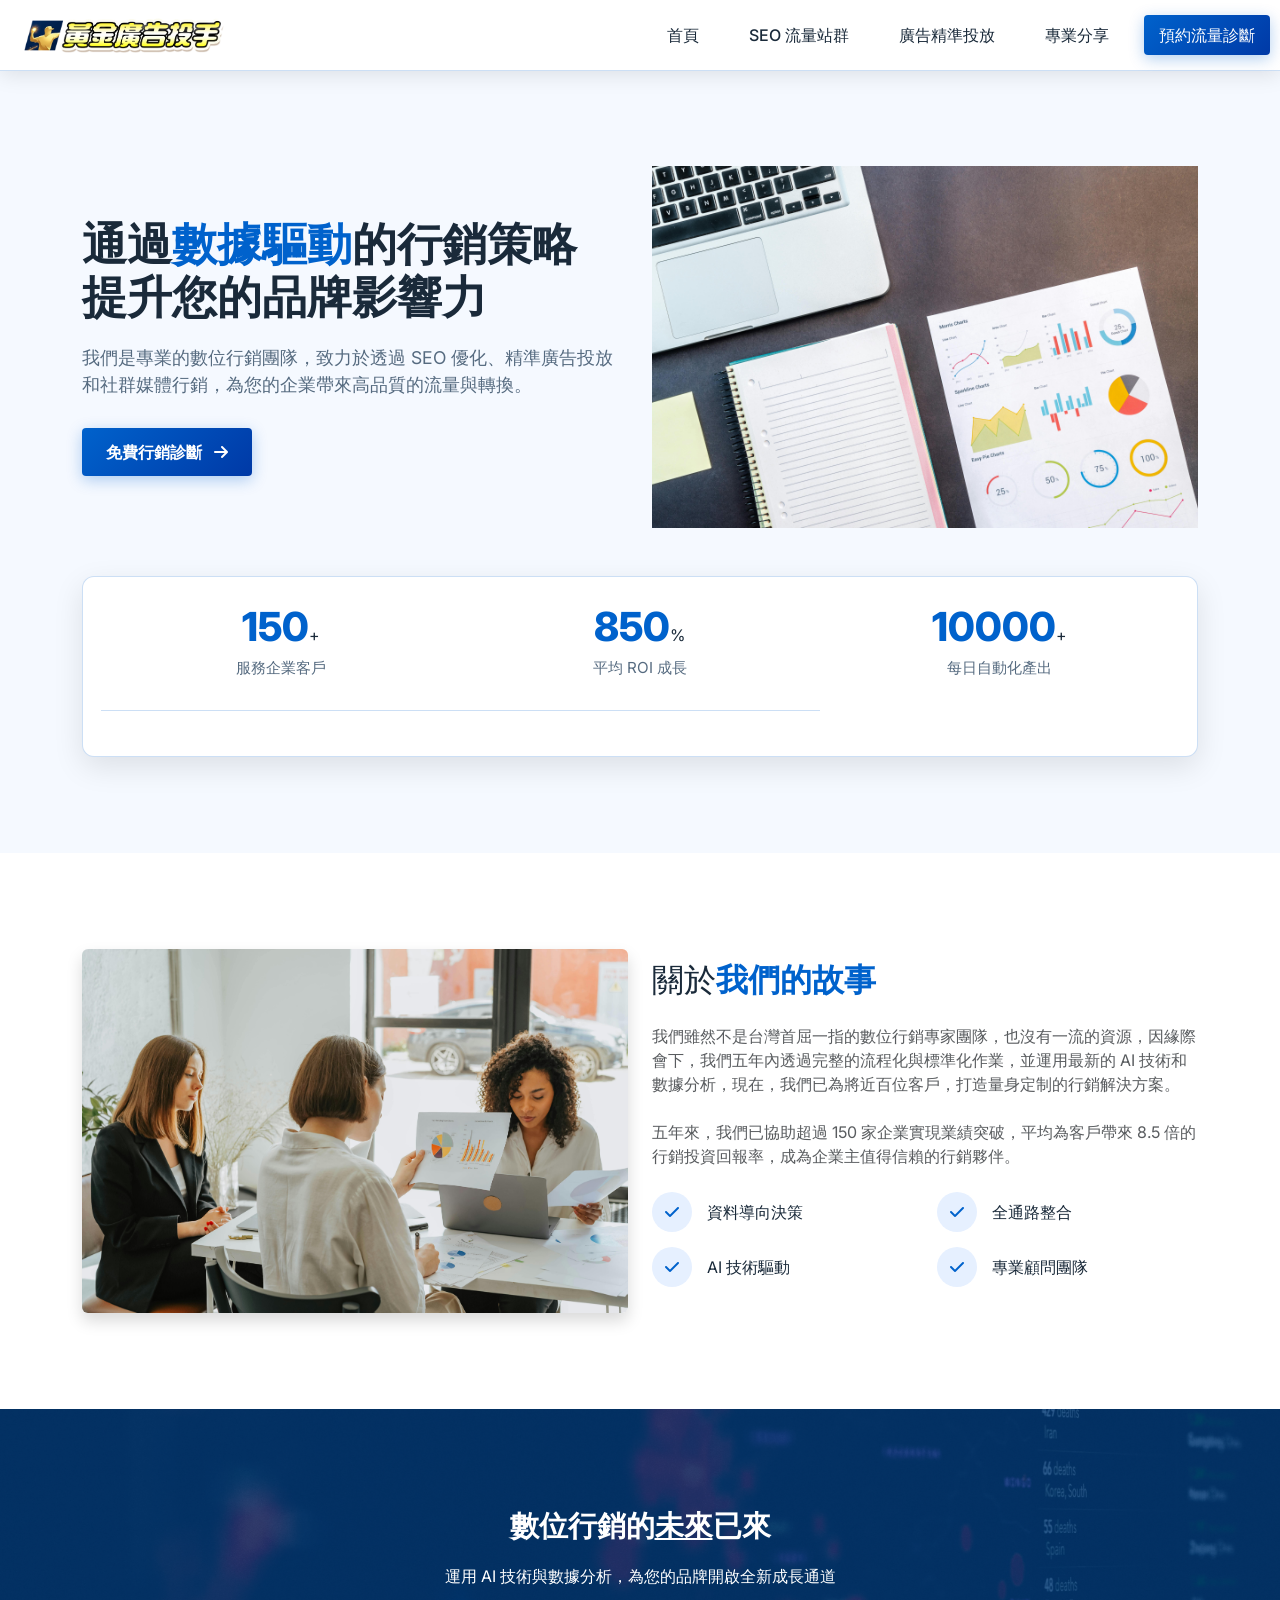
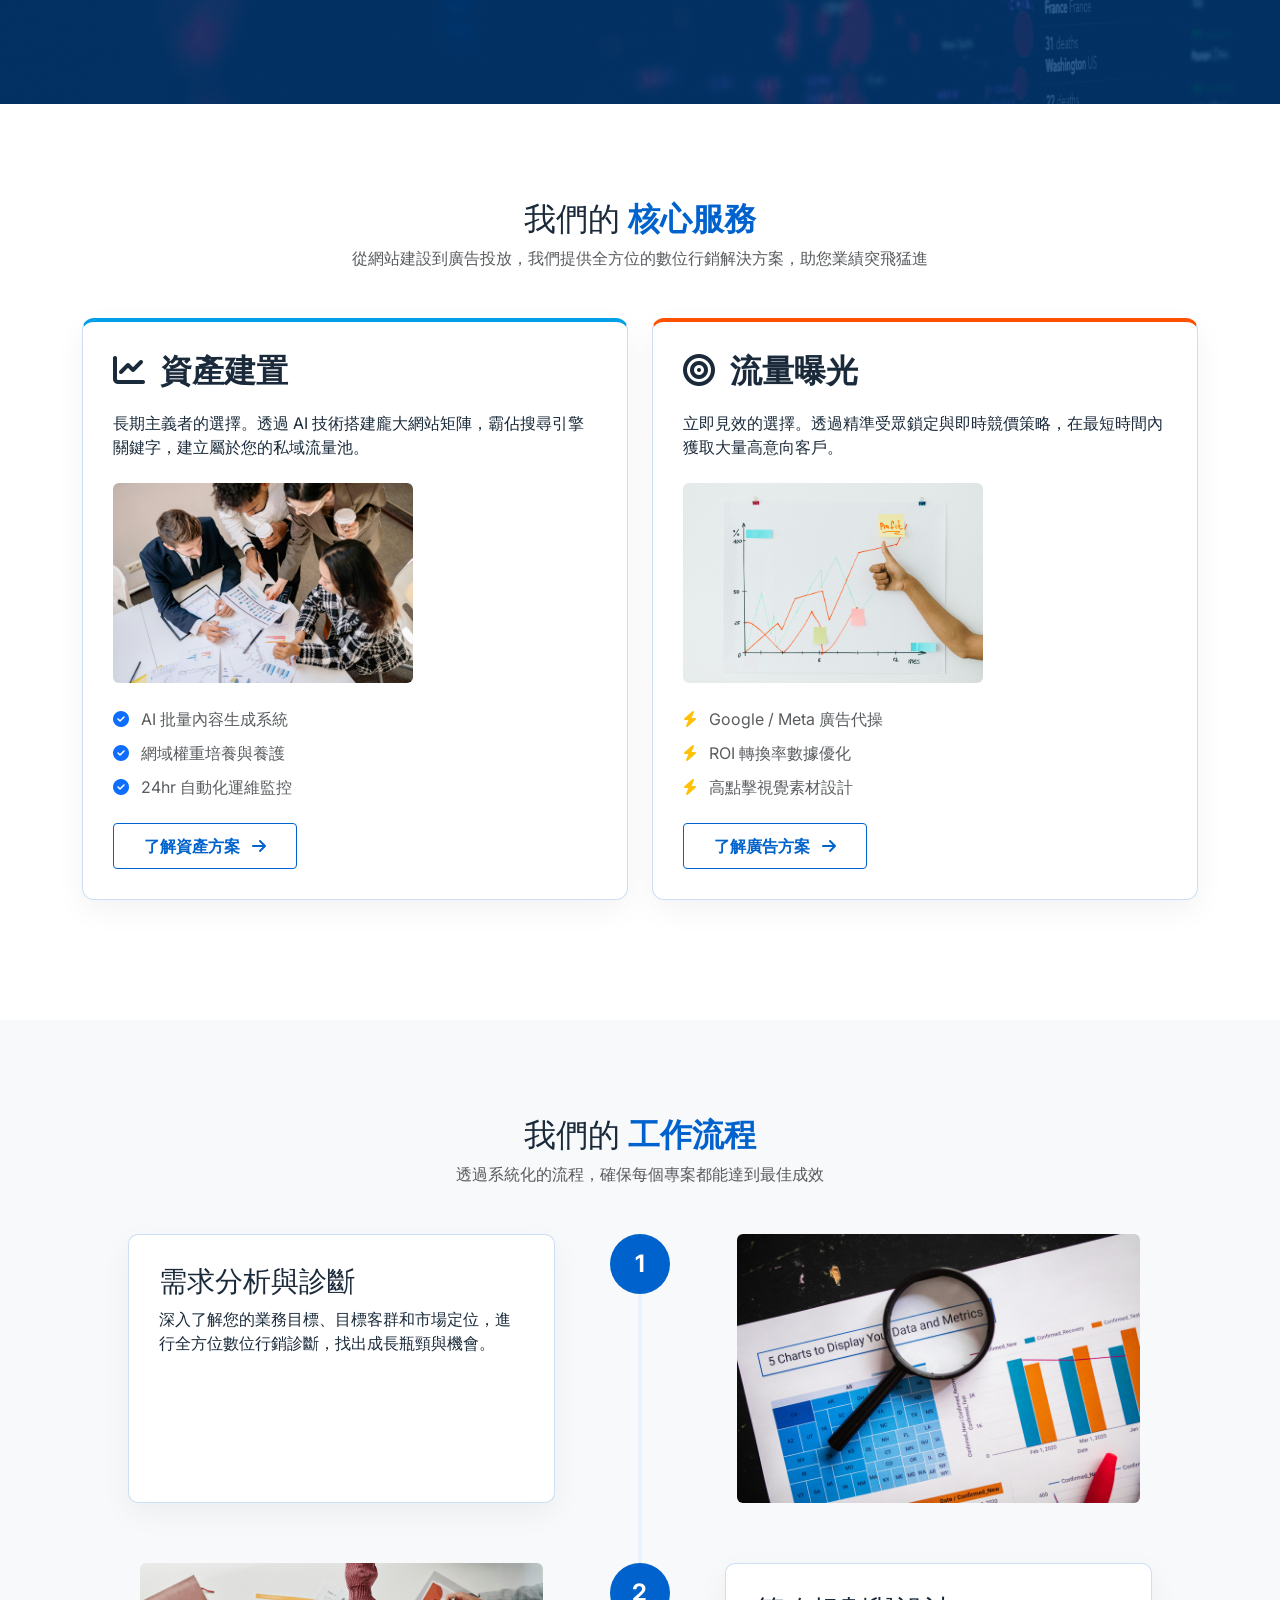
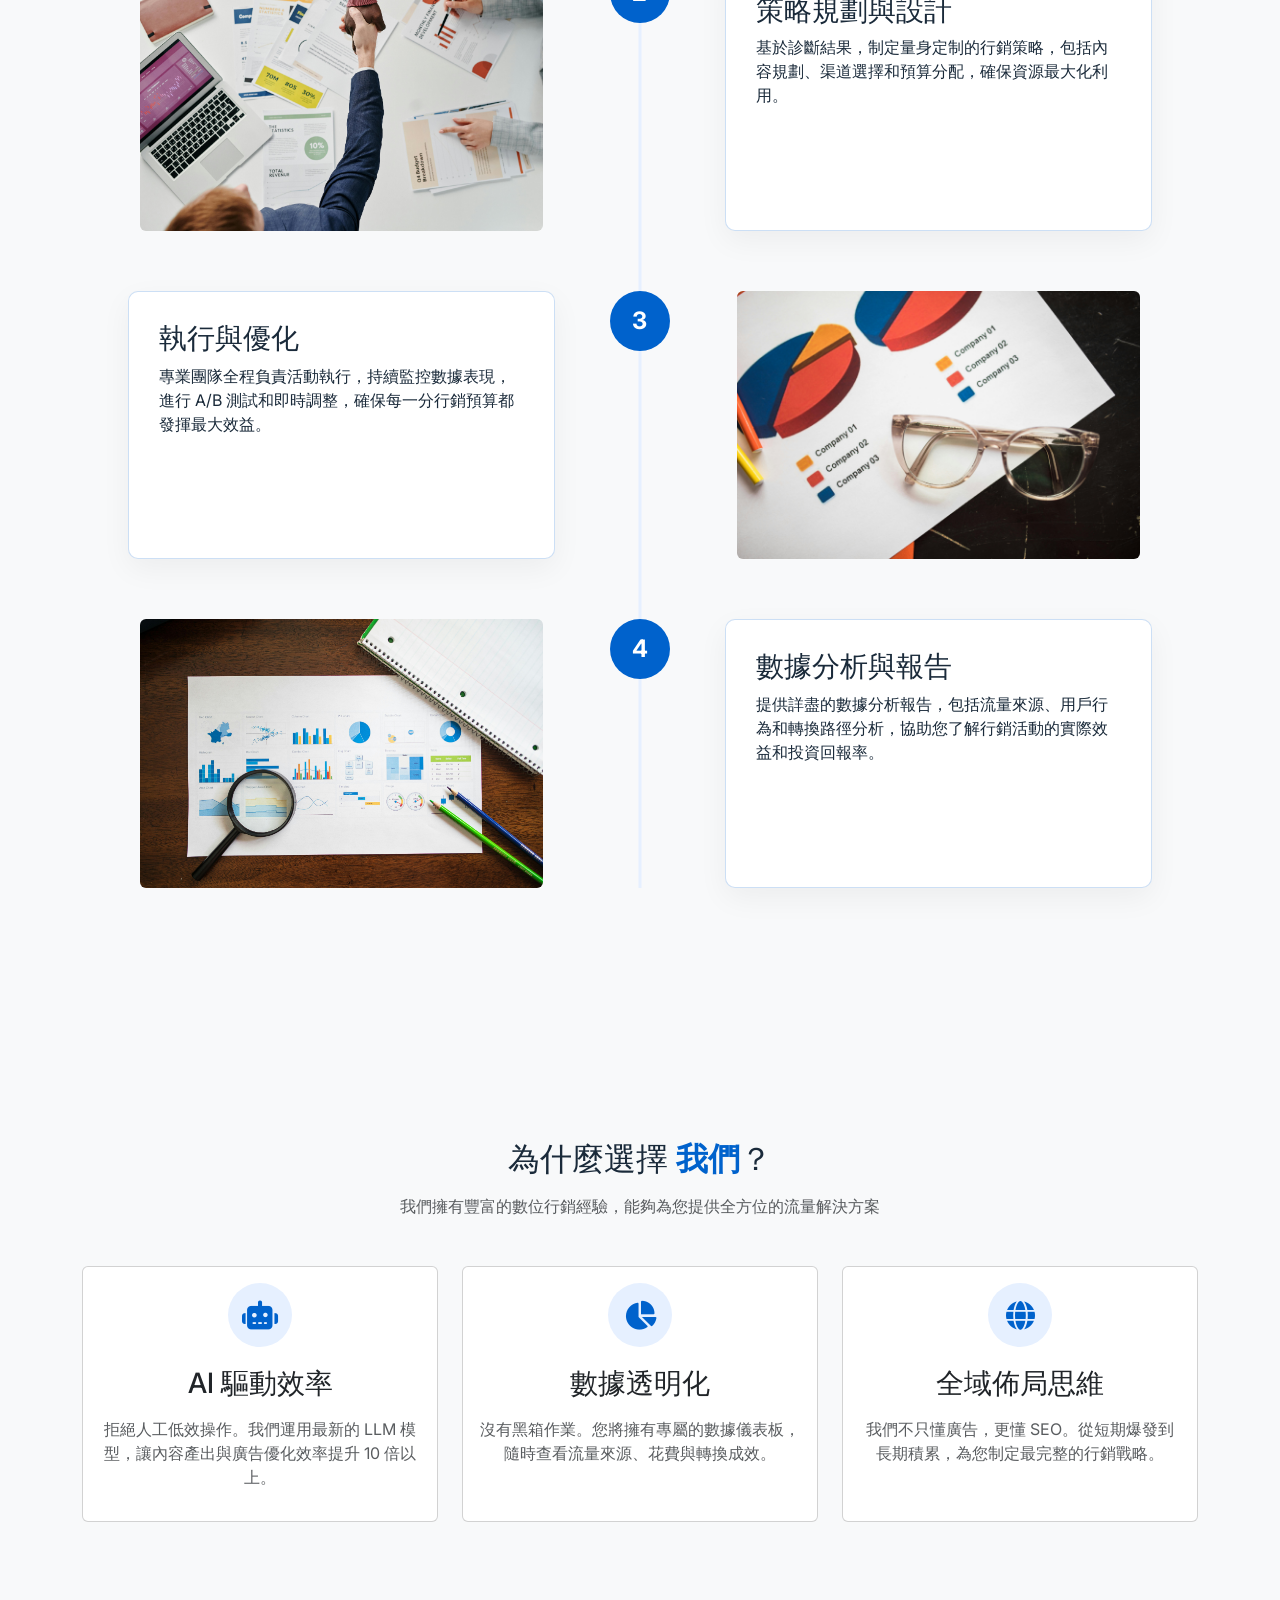
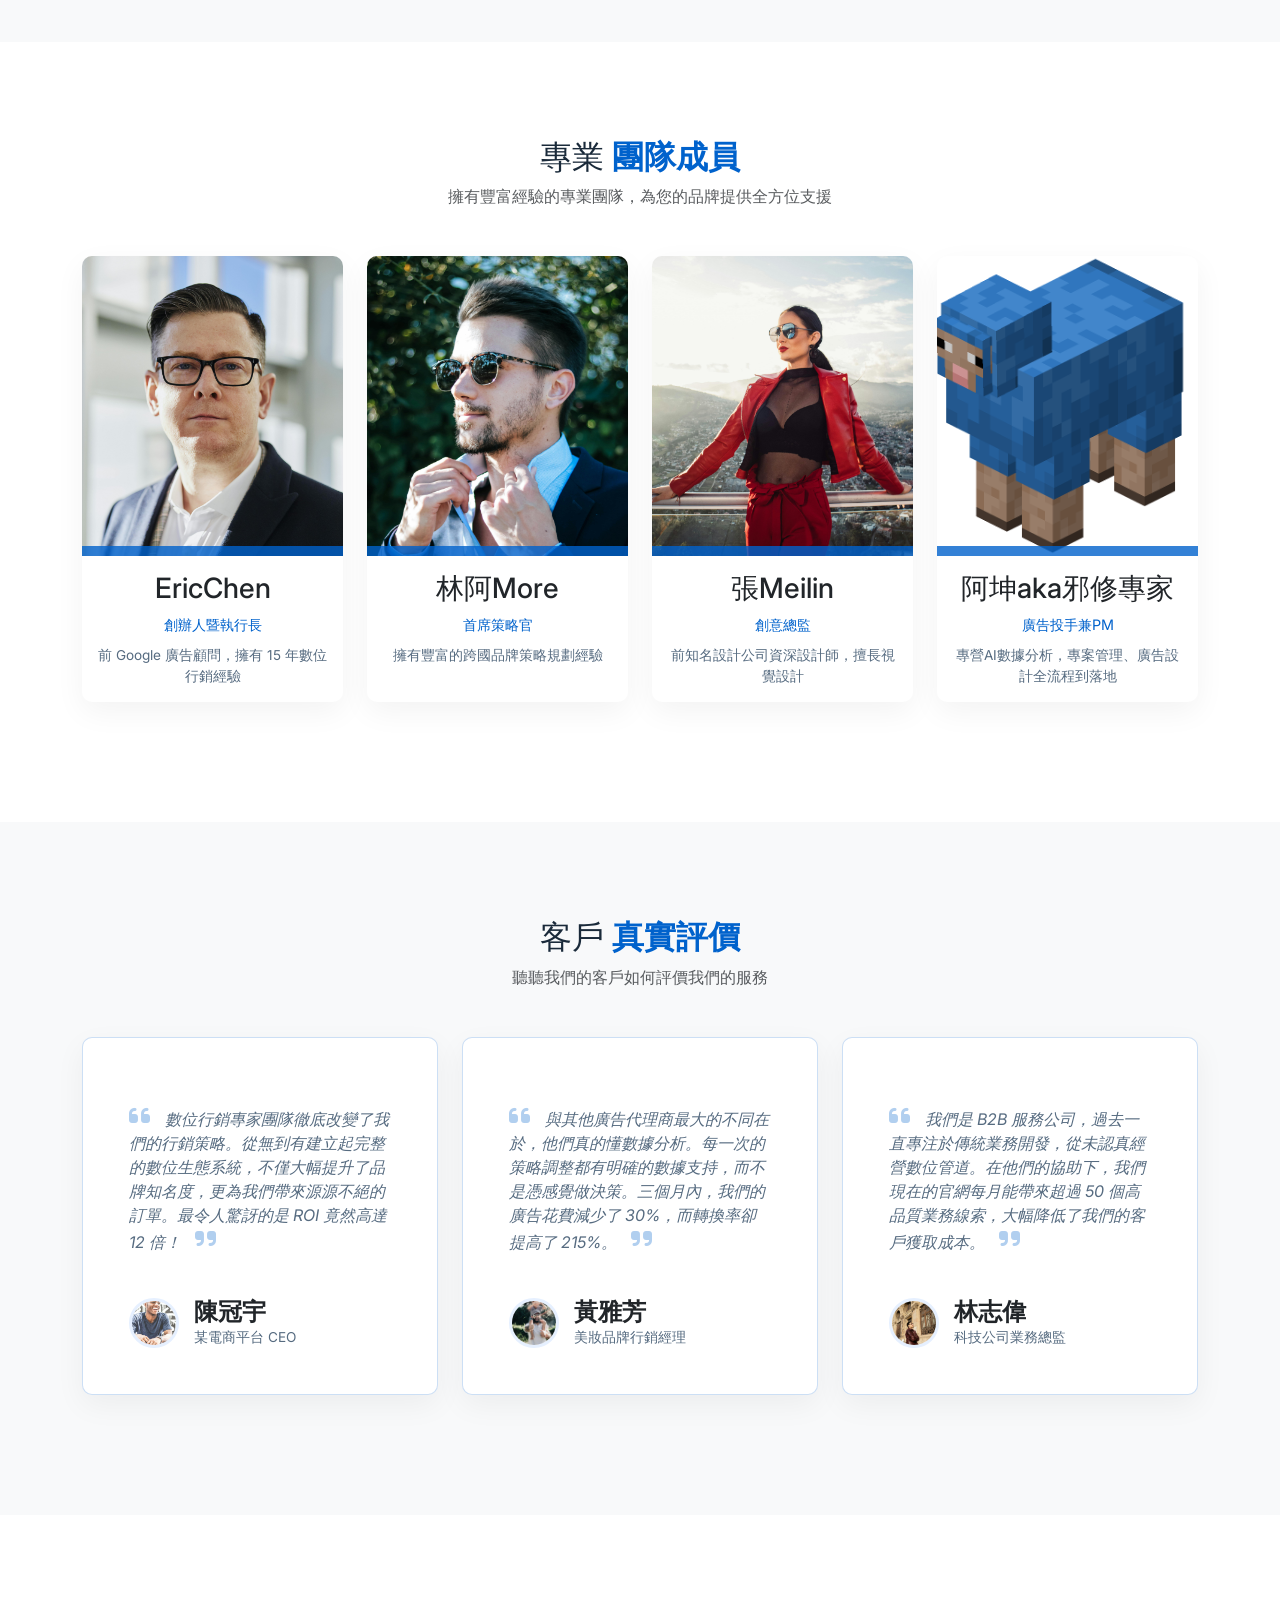
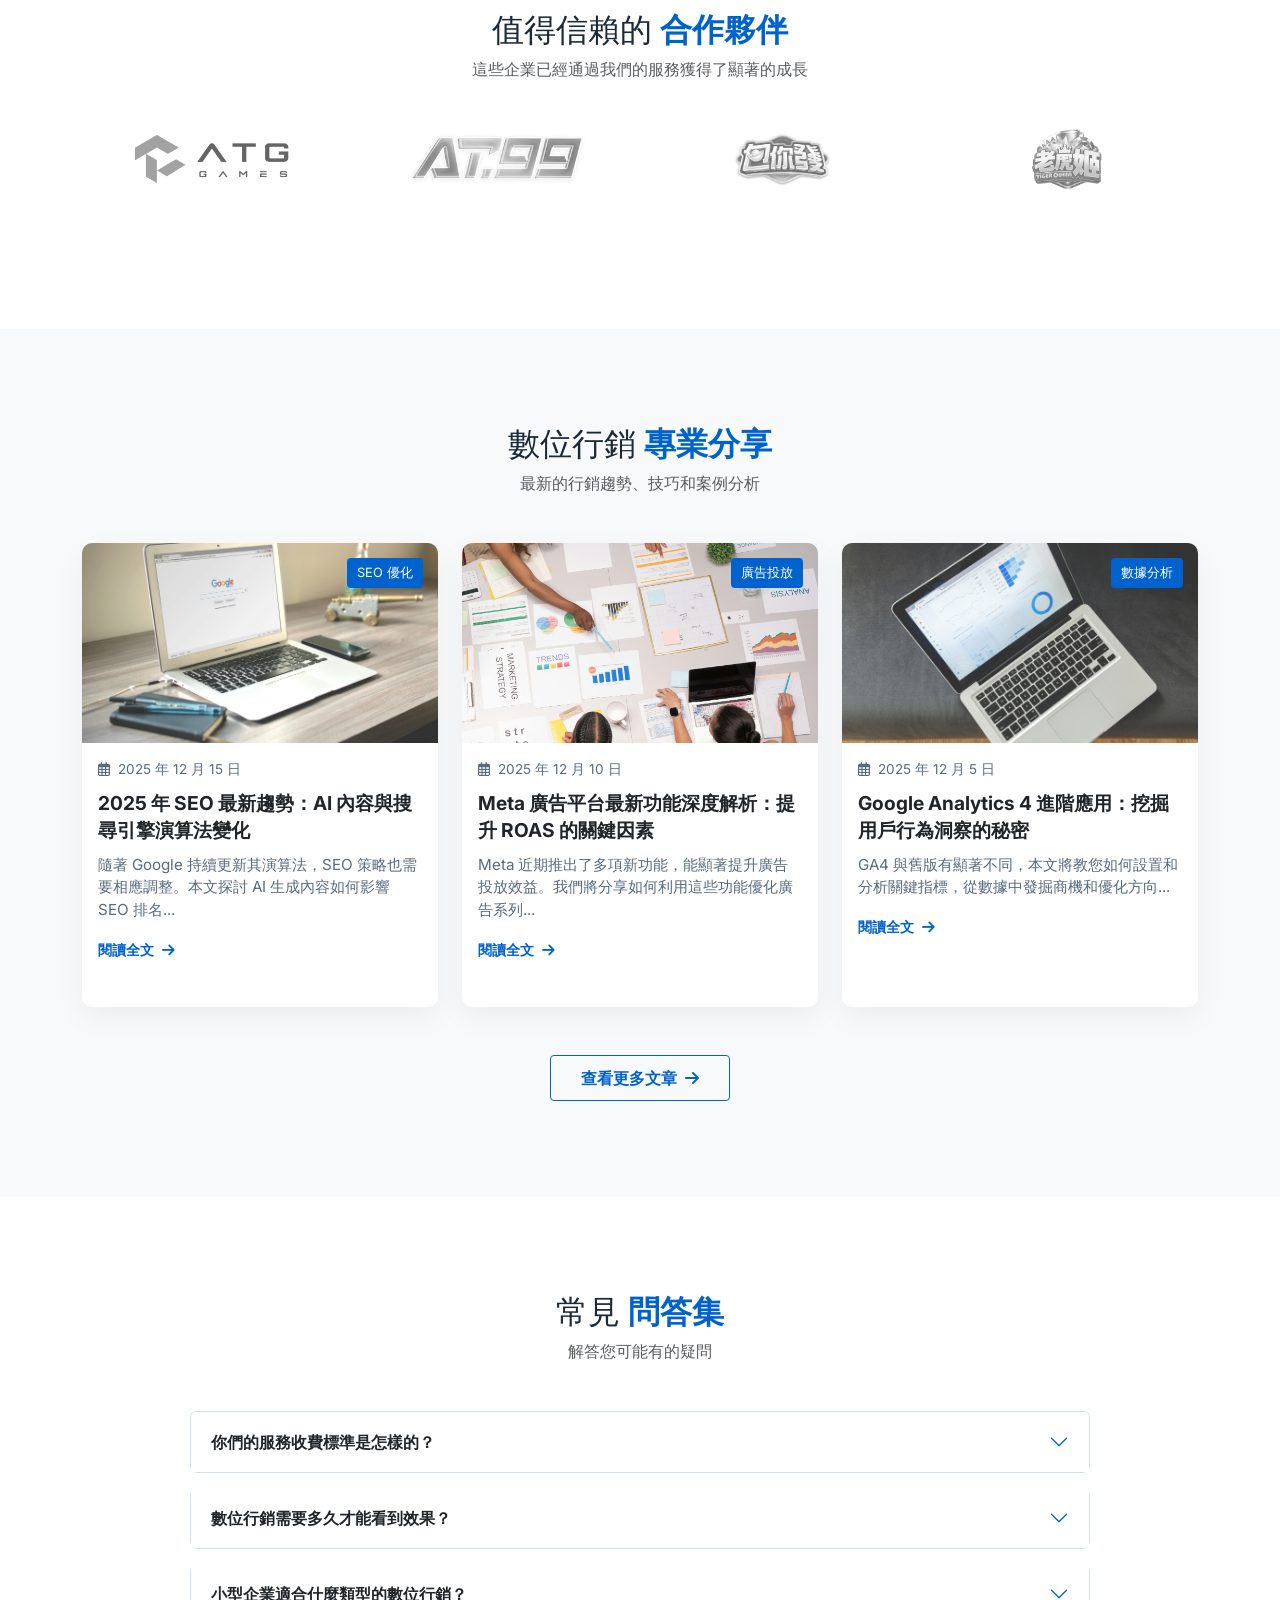
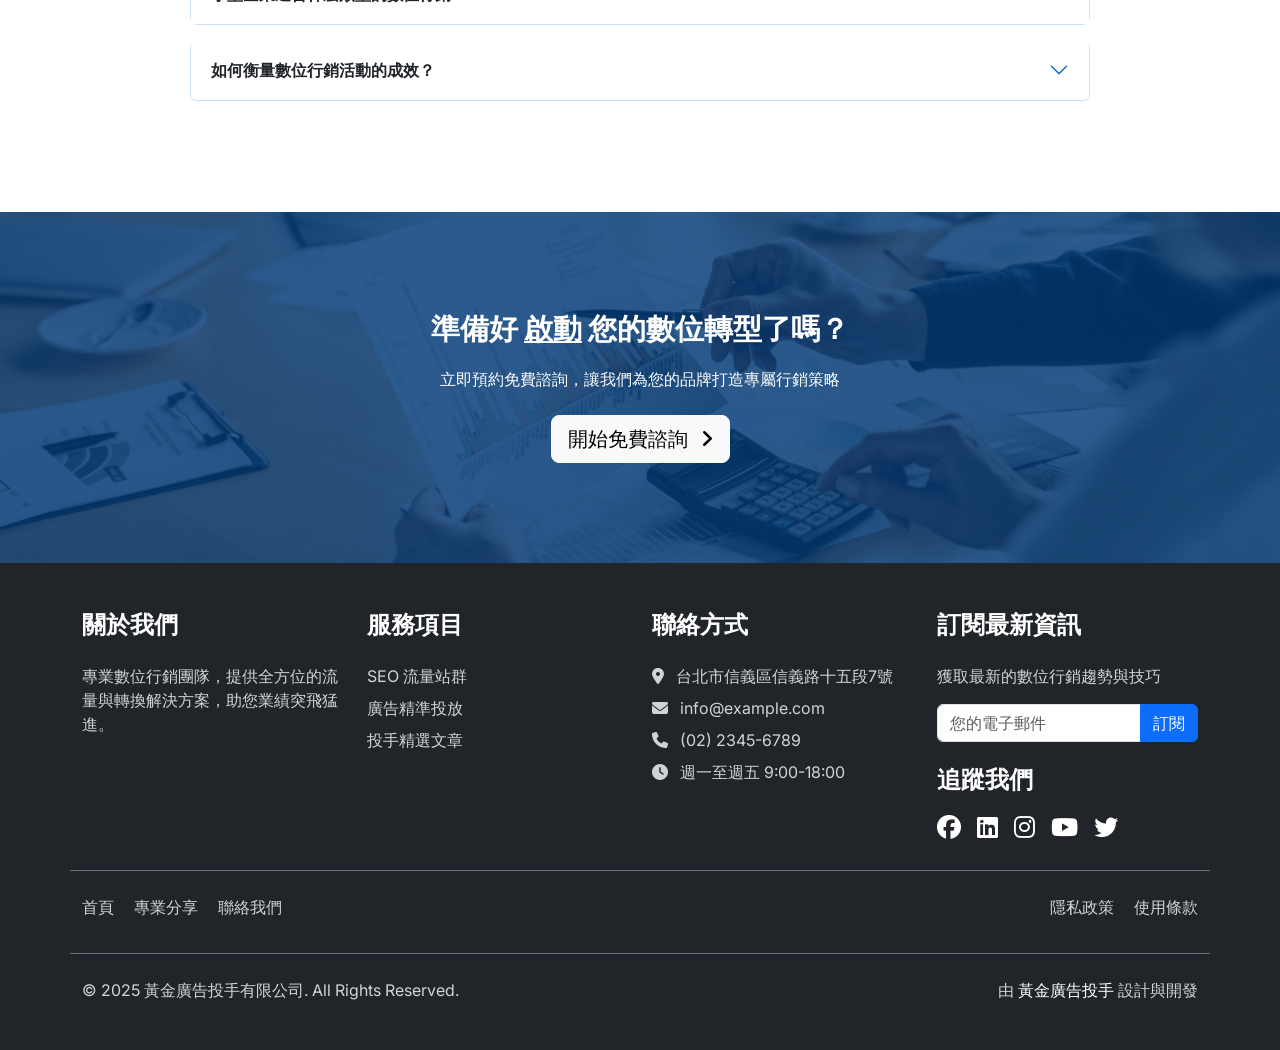
<file: index.html>
<!DOCTYPE html>
<html lang="zh-TW">
<head>
    <meta charset="UTF-8">
    <meta name="viewport" content="width=device-width, initial-scale=1.0">
    <title>數位行銷專家 - 流量與轉換解決方案</title>
    <!-- Bootstrap 5 CSS -->
    <link href="https://cdn.jsdelivr.net/npm/bootstrap@5.3.0/dist/css/bootstrap.min.css" rel="stylesheet">
    <!-- Font Awesome -->
    <link rel="stylesheet" href="https://cdnjs.cloudflare.com/ajax/libs/font-awesome/6.4.0/css/all.min.css">
    <!-- Google Fonts -->
    <link href="https://fonts.googleapis.com/css2?family=Inter:wght@400;500;600;700;800&display=swap" rel="stylesheet">
    <!-- 自定義 CSS -->
    <link rel="stylesheet" href="style.css">
</head>
<body>
    <nav>
        <a href="index.html" class="logo">
            <img src="images/logob.png" alt="黃金廣告投手">
        </a>
        <div class="mobile-menu-btn">
            <span class="bar"></span>
            <span class="bar"></span>
            <span class="bar"></span>
        </div>
        <ul class="nav-links">
            <li>
                <a href="index.html">首頁</a>
            </li>
            <li>
                <a href="service-assets.html">SEO 流量站群</a>
            </li>
            <li>
                <a href="service-ads.html">廣告精準投放</a>
            </li>
            <li>
                <a href="blog.html">專業分享</a>
            </li>
            <li>
                <a href="contact.html" class="btn-cta pulse-effect">預約流量診斷</a>
            </li>
        </ul>
    </nav>


    <!-- 1. Hero 區塊 -->
    <section id="hero" class="py-5">
        <div class="container py-5">
            <div class="row align-items-center">
                <div class="col-lg-6 hero-text">
                    <h1>通過<span class="text-blue">數據驅動</span>的行銷策略<br>提升您的品牌影響力</h1>
                    <p>我們是專業的數位行銷團隊，致力於透過 SEO 優化、精準廣告投放和社群媒體行銷，為您的企業帶來高品質的流量與轉換。</p>
                    <a href="contact.html" class="btn-cta">免費行銷診斷 <i class="fas fa-arrow-right ms-2"></i></a>
                </div>
                <div class="col-lg-6 mt-4 mt-lg-0 hero-image">
                    <img src="images/hero-dashboard.jpg" alt="數位行銷儀表板" class="img-fluid">
                </div>
            </div>
            
            <!-- 數據儀表板 -->
            <div class="stats-container mt-5">
                <div class="row text-center">
                    <div class="col-md-4 stat-item">
                        <span class="counter" data-target="150">0</span><span>+</span>
                        <p>服務企業客戶</p>
                    </div>
                    <div class="col-md-4 stat-item">
                        <span class="counter" data-target="850">0</span><span>%</span>
                        <p>平均 ROI 成長</p>
                    </div>
                    <div class="col-md-4 stat-item">
                        <span class="counter" data-target="10000">0</span><span>+</span>
                        <p>每日自動化產出</p>
                    </div>
                </div>
            </div>
        </div>
    </section>

    <!-- 2. 關於我們區塊 -->
    <section class="bg-white py-5">
        <div class="container py-5">
            <div class="row align-items-center">
                <div class="col-lg-6 mb-4 mb-lg-0">
                    <img src="images/about-us.jpg" alt="關於我們" class="img-fluid rounded shadow">
                </div>
                <div class="col-lg-6">
                    <h2 class="mb-4">關於<span class="text-blue">我們的故事</span></h2>
                    <p class="text-muted mb-4">
                        我們雖然不是台灣首屈一指的數位行銷專家團隊，也沒有一流的資源，因緣際會下，我們五年內透過完整的流程化與標準化作業，並運用最新的 AI 技術和數據分析，現在，我們已為將近百位客戶，打造量身定制的行銷解決方案。
                    </p>
                    <p class="text-muted mb-4">
                        五年來，我們已協助超過 150 家企業實現業績突破，平均為客戶帶來 8.5 倍的行銷投資回報率，成為企業主值得信賴的行銷夥伴。
                    </p>
                    <div class="row mt-4">
                        <div class="col-md-6">
                            <div class="about-feature">
                                <div class="feature-icon">
                                    <i class="fas fa-check"></i>
                                </div>
                                <span>資料導向決策</span>
                            </div>
                        </div>
                        <div class="col-md-6">
                            <div class="about-feature">
                                <div class="feature-icon">
                                    <i class="fas fa-check"></i>
                                </div>
                                <span>全通路整合</span>
                            </div>
                        </div>
                        <div class="col-md-6">
                            <div class="about-feature">
                                <div class="feature-icon">
                                    <i class="fas fa-check"></i>
                                </div>
                                <span>AI 技術驅動</span>
                            </div>
                        </div>
                        <div class="col-md-6">
                            <div class="about-feature">
                                <div class="feature-icon">
                                    <i class="fas fa-check"></i>
                                </div>
                                <span>專業顧問團隊</span>
                            </div>
                        </div>
                    </div>
                </div>
            </div>
        </div>
    </section>

    <!-- 3. 全寬橫幅 -->
    <section class="full-width-banner" style="background-image: url('images/marketing-banner.jpg');">
        <div class="container banner-content">
            <h2>數位行銷的<span class="banner-highlight">未來</span>已來</h2>
            <p>運用 AI 技術與數據分析，為您的品牌開啟全新成長通道</p>
        </div>
    </section>

    <!-- 4. 核心服務分流 -->
    <section id="services" class="py-5">
        <div class="container py-5">
            <div class="text-center mb-5">
                <h2>我們的 <span class="text-blue">核心服務</span></h2>
                <p class="text-muted mx-auto" style="max-width: 700px;">從網站建設到廣告投放，我們提供全方位的數位行銷解決方案，助您業績突飛猛進</p>
            </div>
            
            <div class="row">
                <!-- 左邊：資產建置 -->
                <div class="col-lg-6 mb-4">
                    <div class="service-card card-asset h-100">
                        <h2>
                            <div class="icon-container">
                                <i class="fas fa-chart-line"></i>
                            </div>
                            資產建置
                        </h2>
                        <p class="mb-4">長期主義者的選擇。透過 AI 技術搭建龐大網站矩陣，霸佔搜尋引擎關鍵字，建立屬於您的私域流量池。</p>
                        <img src="images/digital-assets.jpg" alt="數位資產建置" class="img-fluid rounded mb-4 service-img">
                        <ul class="mb-4 text-muted service-list">
                            <li><i class="fas fa-check-circle text-primary me-2"></i> AI 批量內容生成系統</li>
                            <li><i class="fas fa-check-circle text-primary me-2"></i> 網域權重培養與養護</li>
                            <li><i class="fas fa-check-circle text-primary me-2"></i> 24hr 自動化運維監控</li>
                        </ul>
                        <a href="service-assets.html" class="btn-outline">了解資產方案 <i class="fas fa-arrow-right ms-2"></i></a>
                    </div>
                </div>

                <!-- 右邊：流量曝光 -->
                <div class="col-lg-6 mb-4">
                    <div class="service-card card-ads h-100">
                        <h2>
                            <div class="icon-container">
                                <i class="fas fa-bullseye"></i>
                            </div>
                            流量曝光
                        </h2>
                        <p class="mb-4">立即見效的選擇。透過精準受眾鎖定與即時競價策略，在最短時間內獲取大量高意向客戶。</p>
                        <img src="images/ads-traffic.jpg" alt="廣告流量投放" class="img-fluid rounded mb-4 service-img">
                        <ul class="mb-4 text-muted service-list">
                            <li><i class="fas fa-bolt text-warning me-2"></i> Google / Meta 廣告代操</li>
                            <li><i class="fas fa-bolt text-warning me-2"></i> ROI 轉換率數據優化</li>
                            <li><i class="fas fa-bolt text-warning me-2"></i> 高點擊視覺素材設計</li>
                        </ul>
                        <a href="service-ads.html" class="btn-outline">了解廣告方案 <i class="fas fa-arrow-right ms-2"></i></a>
                    </div>
                </div>
            </div>
        </div>
    </section>

    <!-- 5. 工作流程 -->
    <section class="py-5 bg-light">
        <div class="container py-5">
            <div class="text-center mb-5">
                <h2>我們的 <span class="text-blue">工作流程</span></h2>
                <p class="text-muted mx-auto" style="max-width: 700px;">透過系統化的流程，確保每個專案都能達到最佳成效</p>
            </div>
            
            <div class="process-timeline">
                <!-- 步驟 1 -->
                <div class="row process-item">
                    <div class="col-lg-5 process-content">
                        <h3>需求分析與診斷</h3>
                        <p>深入了解您的業務目標、目標客群和市場定位，進行全方位數位行銷診斷，找出成長瓶頸與機會。</p>
                    </div>
                    <div class="col-lg-2 d-flex justify-content-center">
                        <div class="process-number">1</div>
                    </div>
                    <div class="col-lg-5 d-none d-lg-block">
                        <img src="images/process-1.jpg" alt="需求分析" class="img-fluid rounded process-image">
                    </div>
                </div>
                
                <!-- 步驟 2 -->
                <div class="row process-item">
                    <div class="col-lg-5 d-none d-lg-block order-lg-1">
                        <img src="images/process-2.jpg" alt="策略規劃" class="img-fluid rounded process-image">
                    </div>
                    <div class="col-lg-2 d-flex justify-content-center order-lg-2">
                        <div class="process-number">2</div>
                    </div>
                    <div class="col-lg-5 process-content order-lg-3">
                        <h3>策略規劃與設計</h3>
                        <p>基於診斷結果，制定量身定制的行銷策略，包括內容規劃、渠道選擇和預算分配，確保資源最大化利用。</p>
                    </div>
                </div>
                
                <!-- 步驟 3 -->
                <div class="row process-item">
                    <div class="col-lg-5 process-content">
                        <h3>執行與優化</h3>
                        <p>專業團隊全程負責活動執行，持續監控數據表現，進行 A/B 測試和即時調整，確保每一分行銷預算都發揮最大效益。</p>
                    </div>
                    <div class="col-lg-2 d-flex justify-content-center">
                        <div class="process-number">3</div>
                    </div>
                    <div class="col-lg-5 d-none d-lg-block">
                        <img src="images/process-3.jpg" alt="執行優化" class="img-fluid rounded process-image">
                    </div>
                </div>
                
                <!-- 步驟 4 -->
                <div class="row process-item">
                    <div class="col-lg-5 d-none d-lg-block order-lg-1">
                        <img src="images/process-4.jpg" alt="數據分析" class="img-fluid rounded process-image">
                    </div>
                    <div class="col-lg-2 d-flex justify-content-center order-lg-2">
                        <div class="process-number">4</div>
                    </div>
                    <div class="col-lg-5 process-content order-lg-3">
                        <h3>數據分析與報告</h3>
                        <p>提供詳盡的數據分析報告，包括流量來源、用戶行為和轉換路徑分析，協助您了解行銷活動的實際效益和投資回報率。</p>
                    </div>
                </div>
            </div>
        </div>
    </section>



    <!-- 7. 為什麼選擇我們 -->
    <section id="why-us" class="py-5 bg-light">
        <div class="container py-5 text-center">
            <h2 class="mb-3">為什麼選擇 <span class="text-blue">我們</span>？</h2>
            <p class="text-muted mx-auto mb-5" style="max-width: 700px;">我們擁有豐富的數位行銷經驗，能夠為您提供全方位的流量解決方案</p>
            
            <div class="row">
                <!-- 特點 1 -->
                <div class="col-lg-4 mb-4">
                    <div class="card feature-card h-100">
                        <div class="card-body">
                            <div class="card-icon mx-auto">
                                <i class="fas fa-robot"></i>
                            </div>
                            <h3 class="mb-3">AI 驅動效率</h3>
                            <p class="text-muted">拒絕人工低效操作。我們運用最新的 LLM 模型，讓內容產出與廣告優化效率提升 10 倍以上。</p>
                        </div>
                    </div>
                </div>
                <!-- 特點 2 -->
                <div class="col-lg-4 mb-4">
                    <div class="card feature-card h-100">
                        <div class="card-body">
                            <div class="card-icon mx-auto">
                                <i class="fas fa-chart-pie"></i>
                            </div>
                            <h3 class="mb-3">數據透明化</h3>
                            <p class="text-muted">沒有黑箱作業。您將擁有專屬的數據儀表板，隨時查看流量來源、花費與轉換成效。</p>
                        </div>
                    </div>
                </div>
                <!-- 特點 3 -->
                <div class="col-lg-4 mb-4">
                    <div class="card feature-card h-100">
                        <div class="card-body">
                            <div class="card-icon mx-auto">
                                <i class="fas fa-globe"></i>
                            </div>
                            <h3 class="mb-3">全域佈局思維</h3>
                            <p class="text-muted">我們不只懂廣告，更懂 SEO。從短期爆發到長期積累，為您制定最完整的行銷戰略。</p>
                        </div>
                    </div>
                </div>
            </div>
        </div>
    </section>

    <!-- 8. 團隊成員介紹 -->
    <section class="py-5 bg-white">
        <div class="container py-5">
            <div class="text-center mb-5">
                <h2>專業 <span class="text-blue">團隊成員</span></h2>
                <p class="text-muted mx-auto" style="max-width: 700px;">擁有豐富經驗的專業團隊，為您的品牌提供全方位支援</p>
            </div>
            
            <div class="row">
                <!-- 成員 1 -->
                <div class="col-lg-3 col-md-6 mb-4">
                    <div class="card team-member-card h-100">
                        <div class="member-image-container">
                            <img src="images/team-1.jpg" alt="團隊成員" class="member-image">
                            <div class="member-social">
                                <a href="#"><i class="fab fa-linkedin"></i></a>
                                <a href="#"><i class="fab fa-twitter"></i></a>
                                <a href="#"><i class="fas fa-envelope"></i></a>
                            </div>
                        </div>
                        <div class="card-body text-center">
                            <h3>EricChen</h3>
                            <div class="member-title">創辦人暨執行長</div>
                            <div class="member-bio">前 Google 廣告顧問，擁有 15 年數位行銷經驗</div>
                        </div>
                    </div>
                </div>
                
                <!-- 成員 2 -->
                <div class="col-lg-3 col-md-6 mb-4">
                    <div class="card team-member-card h-100">
                        <div class="member-image-container">
                            <img src="images/team-2.jpg" alt="團隊成員" class="member-image">
                            <div class="member-social">
                                <a href="#"><i class="fab fa-linkedin"></i></a>
                                <a href="#"><i class="fab fa-twitter"></i></a>
                                <a href="#"><i class="fas fa-envelope"></i></a>
                            </div>
                        </div>
                        <div class="card-body text-center">
                            <h3>林阿More</h3>
                            <div class="member-title">首席策略官</div>
                            <div class="member-bio">擁有豐富的跨國品牌策略規劃經驗</div>
                        </div>
                    </div>
                </div>
                
                <!-- 成員 3 -->
                <div class="col-lg-3 col-md-6 mb-4">
                    <div class="card team-member-card h-100">
                        <div class="member-image-container">
                            <img src="images/team-3.jpg" alt="團隊成員" class="member-image">
                            <div class="member-social">
                                <a href="#"><i class="fab fa-linkedin"></i></a>
                                <a href="#"><i class="fab fa-twitter"></i></a>
                                <a href="#"><i class="fas fa-envelope"></i></a>
                            </div>
                        </div>
                        <div class="card-body text-center">
                            <h3>張Meilin</h3>
                            <div class="member-title">創意總監</div>
                            <div class="member-bio">前知名設計公司資深設計師，擅長視覺設計</div>
                        </div>
                    </div>
                </div>
                
                <!-- 成員 4 -->
                <div class="col-lg-3 col-md-6 mb-4">
                    <div class="card team-member-card h-100">
                        <div class="member-image-container">
                            <img src="images/team-4.jpg" alt="團隊成員" class="member-image">
                            <div class="member-social">
                                <a href="#"><i class="fab fa-linkedin"></i></a>
                                <a href="#"><i class="fab fa-twitter"></i></a>
                                <a href="#"><i class="fas fa-envelope"></i></a>
                            </div>
                        </div>
                        <div class="card-body text-center">
                            <h3>阿坤aka邪修專家</h3>
                            <div class="member-title">廣告投手兼PM</div>
                            <div class="member-bio">專營AI數據分析，專案管理、廣告設計全流程到落地</div>
                        </div>
                    </div>
                </div>
            </div>
        </div>
    </section>

    <!-- 9. 客戶見證 -->
    <section class="py-5 bg-light">
        <div class="container py-5">
            <div class="text-center mb-5">
                <h2>客戶 <span class="text-blue">真實評價</span></h2>
                <p class="text-muted mx-auto" style="max-width: 700px;">聽聽我們的客戶如何評價我們的服務</p>
            </div>
            
            <div class="row">
                <!-- 見證 1 -->
                <div class="col-lg-4 mb-4">
                    <div class="card testimonial-card h-100">
                        <div class="card-body">
                            <div class="testimonial-quote">
                                <i class="fas fa-quote-left"></i>
                                數位行銷專家團隊徹底改變了我們的行銷策略。從無到有建立起完整的數位生態系統，不僅大幅提升了品牌知名度，更為我們帶來源源不絕的訂單。最令人驚訝的是 ROI 竟然高達 12 倍！
                                <i class="fas fa-quote-right"></i>
                            </div>
                            <div class="testimonial-author mt-4">
                                <img src="images/client-1-avatar.jpg" alt="客戶頭像" class="author-image">
                                <div>
                                    <h4>陳冠宇</h4>
                                    <p>某電商平台 CEO</p>
                                </div>
                            </div>
                        </div>
                    </div>
                </div>
                
                <!-- 見證 2 -->
                <div class="col-lg-4 mb-4">
                    <div class="card testimonial-card h-100">
                        <div class="card-body">
                            <div class="testimonial-quote">
                                <i class="fas fa-quote-left"></i>
                                與其他廣告代理商最大的不同在於，他們真的懂數據分析。每一次的策略調整都有明確的數據支持，而不是憑感覺做決策。三個月內，我們的廣告花費減少了 30%，而轉換率卻提高了 215%。
                                <i class="fas fa-quote-right"></i>
                            </div>
                            <div class="testimonial-author mt-4">
                                <img src="images/client-2-avatar.jpg" alt="客戶頭像" class="author-image">
                                <div>
                                    <h4>黃雅芳</h4>
                                    <p>美妝品牌行銷經理</p>
                                </div>
                            </div>
                        </div>
                    </div>
                </div>
                
                <!-- 見證 3 -->
                <div class="col-lg-4 mb-4">
                    <div class="card testimonial-card h-100">
                        <div class="card-body">
                            <div class="testimonial-quote">
                                <i class="fas fa-quote-left"></i>
                                我們是 B2B 服務公司，過去一直專注於傳統業務開發，從未認真經營數位管道。在他們的協助下，我們現在的官網每月能帶來超過 50 個高品質業務線索，大幅降低了我們的客戶獲取成本。
                                <i class="fas fa-quote-right"></i>
                            </div>
                            <div class="testimonial-author mt-4">
                                <img src="images/client-3-avatar.jpg" alt="客戶頭像" class="author-image">
                                <div>
                                    <h4>林志偉</h4>
                                    <p>科技公司業務總監</p>
                                </div>
                            </div>
                        </div>
                    </div>
                </div>
            </div>
        </div>
    </section>

    <!-- 10. 合作品牌展示 -->
    <section class="py-5 bg-white">
        <div class="container py-5">
            <div class="text-center mb-5">
                <h2>值得信賴的 <span class="text-blue">合作夥伴</span></h2>
                <p class="text-muted mx-auto" style="max-width: 700px;">這些企業已經通過我們的服務獲得了顯著的成長</p>
            </div>
            
            <div class="row align-items-center text-center">
                <div class="col-6 col-md-3 mb-4">
                    <img src="images/client-logo-1.png" alt="客戶品牌" class="client-logo">
                </div>
                <div class="col-6 col-md-3 mb-4">
                    <img src="images/client-logo-2.png" alt="客戶品牌" class="client-logo">
                </div>
                <div class="col-6 col-md-3 mb-4">
                    <img src="images/client-logo-3.png" alt="客戶品牌" class="client-logo">
                </div>
                <div class="col-6 col-md-3 mb-4">
                    <img src="images/client-logo-4.png" alt="客戶品牌" class="client-logo">
                </div>
            </div>
        </div>
    </section>

    <!-- 11. 部落格文章預覽 -->
    <section class="py-5 bg-light">
        <div class="container py-5">
            <div class="text-center mb-5">
                <h2>數位行銷 <span class="text-blue">專業分享</span></h2>
                <p class="text-muted mx-auto" style="max-width: 700px;">最新的行銷趨勢、技巧和案例分析</p>
            </div>
            
            <div class="row">
                <!-- 文章 1 -->
                <div class="col-lg-4 col-md-6 mb-4">
                    <div class="card blog-post-card h-100">
                        <div class="blog-image">
                            <img src="images/blog-1.jpg" alt="部落格文章" class="img-fluid">
                            <div class="blog-category">SEO 優化</div>
                        </div>
                        <div class="card-body">
                            <div class="blog-date"><i class="far fa-calendar-alt me-1"></i> 2025 年 12 月 15 日</div>
                            <h3>2025 年 SEO 最新趨勢：AI 內容與搜尋引擎演算法變化</h3>
                            <p>隨著 Google 持續更新其演算法，SEO 策略也需要相應調整。本文探討 AI 生成內容如何影響 SEO 排名...</p>
                            <a href="blog-1.html" class="blog-link">閱讀全文 <i class="fas fa-arrow-right ms-1"></i></a>
                        </div>
                    </div>
                </div>
                
                <!-- 文章 2 -->
                <div class="col-lg-4 col-md-6 mb-4">
                    <div class="card blog-post-card h-100">
                        <div class="blog-image">
                            <img src="images/blog-2.jpg" alt="部落格文章" class="img-fluid">
                            <div class="blog-category">廣告投放</div>
                        </div>
                        <div class="card-body">
                            <div class="blog-date"><i class="far fa-calendar-alt me-1"></i> 2025 年 12 月 10 日</div>
                            <h3>Meta 廣告平台最新功能深度解析：提升 ROAS 的關鍵因素</h3>
                            <p>Meta 近期推出了多項新功能，能顯著提升廣告投放效益。我們將分享如何利用這些功能優化廣告系列...</p>
                            <a href="blog-2.html" class="blog-link">閱讀全文 <i class="fas fa-arrow-right ms-1"></i></a>
                        </div>
                    </div>
                </div>
                
                <!-- 文章 3 -->
                <div class="col-lg-4 col-md-6 mb-4">
                    <div class="card blog-post-card h-100">
                        <div class="blog-image">
                            <img src="images/blog-3.jpg" alt="部落格文章" class="img-fluid">
                            <div class="blog-category">數據分析</div>
                        </div>
                        <div class="card-body">
                            <div class="blog-date"><i class="far fa-calendar-alt me-1"></i> 2025 年 12 月 5 日</div>
                            <h3>Google Analytics 4 進階應用：挖掘用戶行為洞察的秘密</h3>
                            <p>GA4 與舊版有顯著不同，本文將教您如何設置和分析關鍵指標，從數據中發掘商機和優化方向...</p>
                            <a href="blog-3.html" class="blog-link">閱讀全文 <i class="fas fa-arrow-right ms-1"></i></a>
                        </div>
                    </div>
                </div>
            </div>
            
            <div class="text-center mt-4">
                <a href="blog.html" class="btn-outline">查看更多文章 <i class="fas fa-arrow-right ms-1"></i></a>
            </div>
        </div>
    </section>

    <!-- 12. FAQ 區塊 -->
    <section class="py-5">
        <div class="container py-5">
            <div class="text-center mb-5">
                <h2>常見 <span class="text-blue">問答集</span></h2>
                <p class="text-muted mx-auto" style="max-width: 700px;">解答您可能有的疑問</p>
            </div>
            
            <div class="accordion faq-container" id="faqAccordion">
                <!-- 問題 1 -->
                <div class="accordion-item faq-item">
                    <h2 class="accordion-header">
                        <button class="accordion-button collapsed" type="button" data-bs-toggle="collapse" data-bs-target="#faqOne">
                            你們的服務收費標準是怎樣的？
                        </button>
                    </h2>
                    <div id="faqOne" class="accordion-collapse collapse" data-bs-parent="#faqAccordion">
                        <div class="accordion-body">
                            我們的收費模式分為專案制和月費制兩種。專案制適合單次行銷活動，如網站建置、品牌視覺設計等；月費制適合長期合作，如 SEO 優化、社群經營和廣告投放等。每個方案都會根據客戶需求客製化，歡迎聯絡我們獲取詳細報價。
                        </div>
                    </div>
                </div>
                
                <!-- 問題 2 -->
                <div class="accordion-item faq-item">
                    <h2 class="accordion-header">
                        <button class="accordion-button collapsed" type="button" data-bs-toggle="collapse" data-bs-target="#faqTwo">
                            數位行銷需要多久才能看到效果？
                        </button>
                    </h2>
                    <div id="faqTwo" class="accordion-collapse collapse" data-bs-parent="#faqAccordion">
                        <div class="accordion-body">
                            不同類型的數位行銷策略見效時間各異。付費廣告通常能在幾天內看到流量和轉換；內容行銷和 SEO 則屬於長期策略，通常需要 3-6 個月才能看到明顯成效。我們會根據您的業務目標和時間框架，制定最適合的策略組合。
                        </div>
                    </div>
                </div>
                
                <!-- 問題 3 -->
                <div class="accordion-item faq-item">
                    <h2 class="accordion-header">
                        <button class="accordion-button collapsed" type="button" data-bs-toggle="collapse" data-bs-target="#faqThree">
                            小型企業適合什麼類型的數位行銷？
                        </button>
                    </h2>
                    <div id="faqThree" class="accordion-collapse collapse" data-bs-parent="#faqAccordion">
                        <div class="accordion-body">
                            小型企業通常預算有限，我們建議從當地 SEO 和社群媒體行銷開始，這些管道投資成本較低但能帶來良好效果。隨著業務增長，再逐步擴展到 Google 和 Meta 廣告。我們會根據您的行業特性和預算，提供最具成本效益的解決方案。
                        </div>
                    </div>
                </div>
                
                <!-- 問題 4 -->
                <div class="accordion-item faq-item">
                    <h2 class="accordion-header">
                        <button class="accordion-button collapsed" type="button" data-bs-toggle="collapse" data-bs-target="#faqFour">
                            如何衡量數位行銷活動的成效？
                        </button>
                    </h2>
                    <div id="faqFour" class="accordion-collapse collapse" data-bs-parent="#faqAccordion">
                        <div class="accordion-body">
                            我們會為每個客戶建立專屬的數據儀表板，追蹤關鍵績效指標(KPI)，如網站流量、轉換率、客戶獲取成本、投資回報率等。您可以隨時登入查看即時數據，我們也會定期提供詳細的績效報告和優化建議。
                        </div>
                    </div>
                </div>
            </div>
        </div>
    </section>

    <!-- 13. 全寬 CTA -->
    <section class="full-width-banner" style="background-image: url('images/cta-banner.jpg');">
        <div class="container banner-content">
            <h2>準備好 <span class="banner-highlight">啟動</span> 您的數位轉型了嗎？</h2>
            <p class="mb-4">立即預約免費諮詢，讓我們為您的品牌打造專屬行銷策略</p>
            <a href="contact.html" class="btn btn-light btn-lg">開始免費諮詢 <i class="fas fa-angle-right ms-2"></i></a>
        </div>
    </section>

    <footer class="bg-dark text-white py-5">
        <div class="container">
            <div class="row mb-4">
                <div class="col-lg-3 col-md-6 mb-4 mb-lg-0">
                    <h4 class="mb-4">關於我們</h4>
                    <p class="text-muted">專業數位行銷團隊，提供全方位的流量與轉換解決方案，助您業績突飛猛進。</p>
                </div>
                <div class="col-lg-3 col-md-6 mb-4 mb-lg-0">
                    <h4 class="mb-4">服務項目</h4>
                    <ul class="list-unstyled">
                        <li class="mb-2"><a href="service-assets.html" class="text-muted">SEO 流量站群</a></li>
                        <li class="mb-2"><a href="service-ads.html" class="text-muted">廣告精準投放</a></li>
                        <li class="mb-2"><a href="blog.html" class="text-muted">投手精選文章</a></li>
                    </ul>
                </div>
                <div class="col-lg-3 col-md-6 mb-4 mb-lg-0">
                    <h4 class="mb-4">聯絡方式</h4>
                    <ul class="list-unstyled text-muted">
                        <li class="mb-2"><i class="fas fa-map-marker-alt me-2"></i> 台北市信義區信義路十五段7號</li>
                        <li class="mb-2"><i class="fas fa-envelope me-2"></i> <a href="mailto:info@example.com" class="text-muted">info@example.com</a></li>
                        <li class="mb-2"><i class="fas fa-phone me-2"></i> <a href="tel:+886223456789" class="text-muted">(02) 2345-6789</a></li>
                        <li class="mb-2"><i class="fas fa-clock me-2"></i> 週一至週五 9:00-18:00</li>
                    </ul>
                </div>
                <div class="col-lg-3 col-md-6">
                    <h4 class="mb-4">訂閱最新資訊</h4>
                    <p class="text-muted mb-3">獲取最新的數位行銷趨勢與技巧</p>
                    <div class="input-group mb-3">
                        <input type="email" class="form-control" placeholder="您的電子郵件" aria-label="您的電子郵件">
                        <button class="btn btn-primary" type="button">訂閱</button>
                    </div>
                    <h4 class="mb-3 mt-4">追蹤我們</h4>
                    <div class="d-flex gap-3">
                        <a href="#" class="text-white fs-4"><i class="fab fa-facebook"></i></a>
                        <a href="#" class="text-white fs-4"><i class="fab fa-linkedin"></i></a>
                        <a href="#" class="text-white fs-4"><i class="fab fa-instagram"></i></a>
                        <a href="#" class="text-white fs-4"><i class="fab fa-youtube"></i></a>
                        <a href="#" class="text-white fs-4"><i class="fab fa-twitter"></i></a>
                    </div>
                </div>
            </div>
            <div class="row py-4 border-top border-secondary border-bottom">
                <div class="col-md-8">
                    <ul class="list-inline mb-0">
                        <li class="list-inline-item me-3"><a href="index.html" class="text-muted">首頁</a></li>
                        <li class="list-inline-item me-3"><a href="blog.html" class="text-muted">專業分享</a></li>
                        <li class="list-inline-item me-3"><a href="contact.html" class="text-muted">聯絡我們</a></li>
                    </ul>
                </div>
                <div class="col-md-4 text-md-end mt-3 mt-md-0">
                    <a href="#" class="text-muted me-3">隱私政策</a>
                    <a href="#" class="text-muted">使用條款</a>
                </div>
            </div>
            <div class="row pt-4">
                <div class="col-md-6">
                    <p class="mb-0 text-muted">&copy; 2025 黃金廣告投手有限公司. All Rights Reserved.</p>
                </div>
                <div class="col-md-6 text-md-end">
                    <p class="mb-0 text-muted">由 <span class="text-white">黃金廣告投手</span> 設計與開發</p>
                </div>
            </div>
        </div>
    </footer>
    
    <!-- Bootstrap JS Bundle with Popper -->
    <script src="https://cdn.jsdelivr.net/npm/bootstrap@5.3.0/dist/js/bootstrap.bundle.min.js"></script>
    
    <!-- 自定義 JS -->
    <script src="script.js"></script>

</body>
</html>
</file>
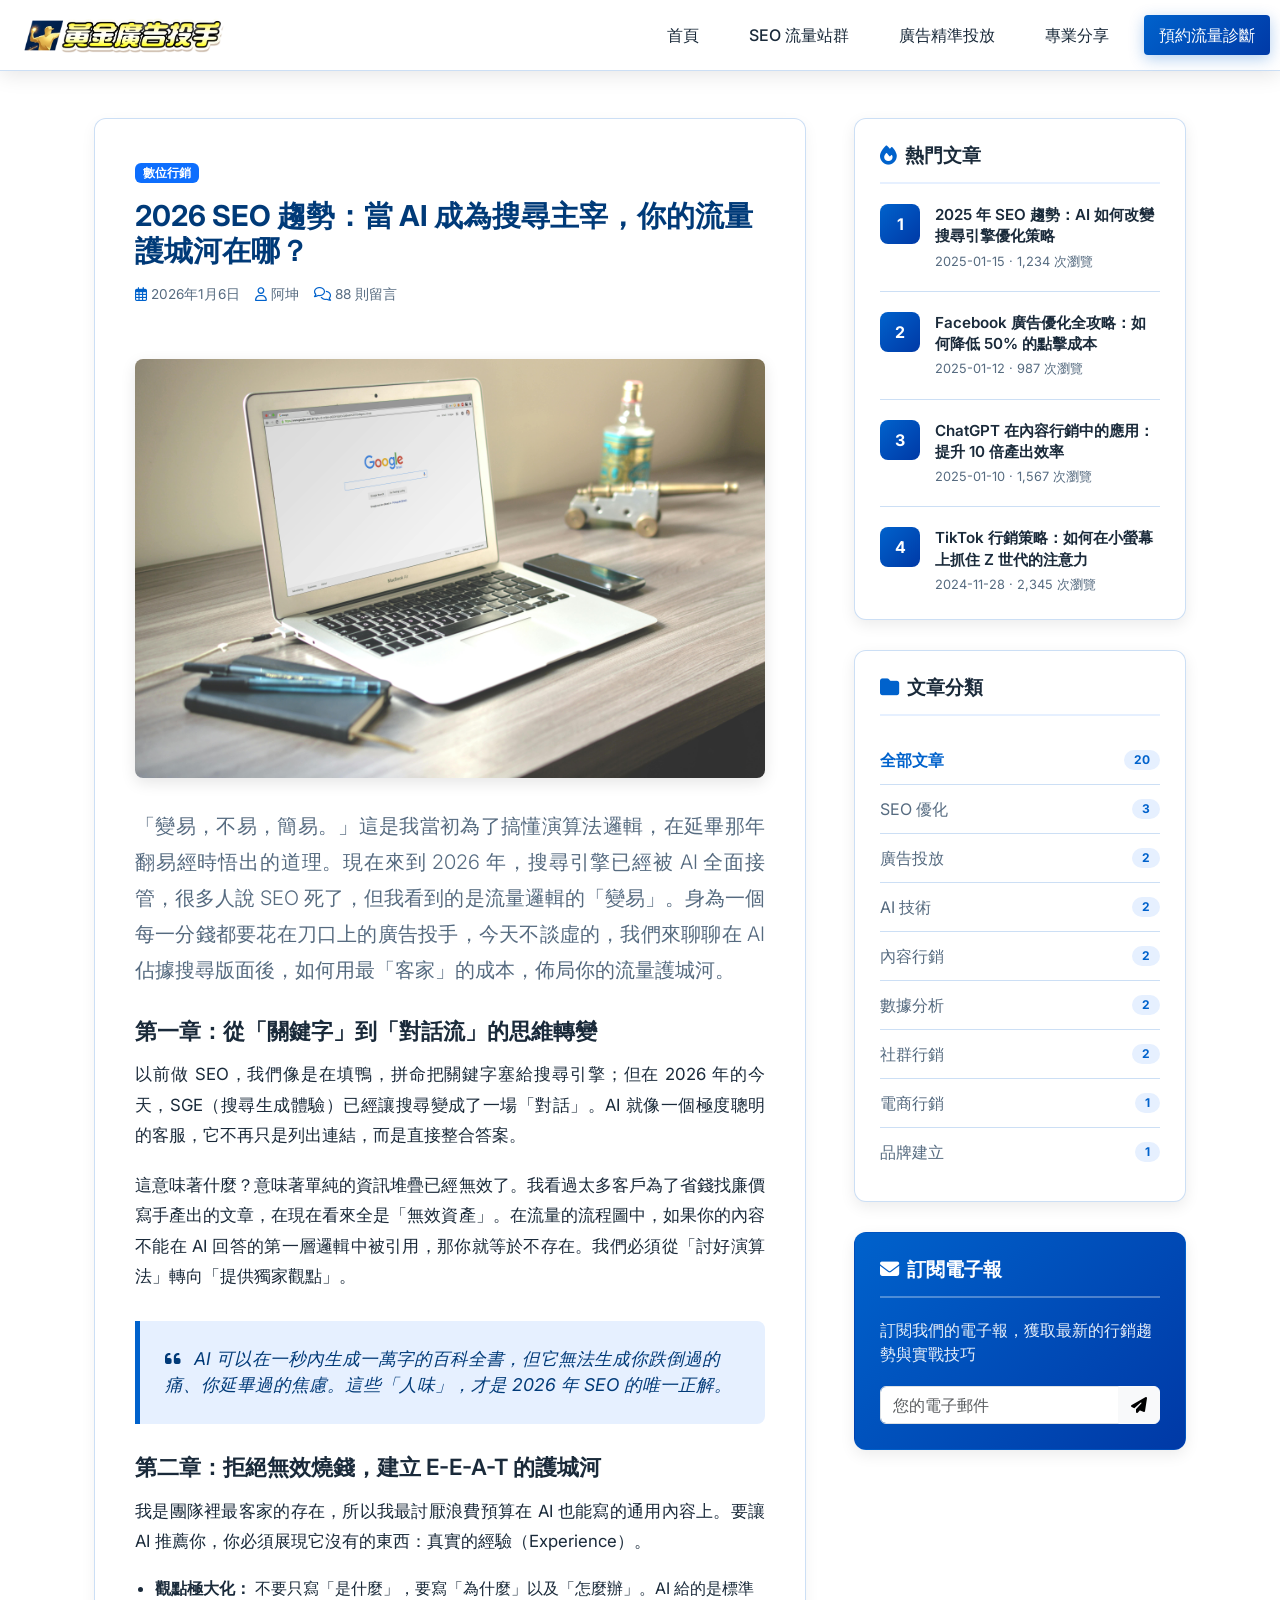
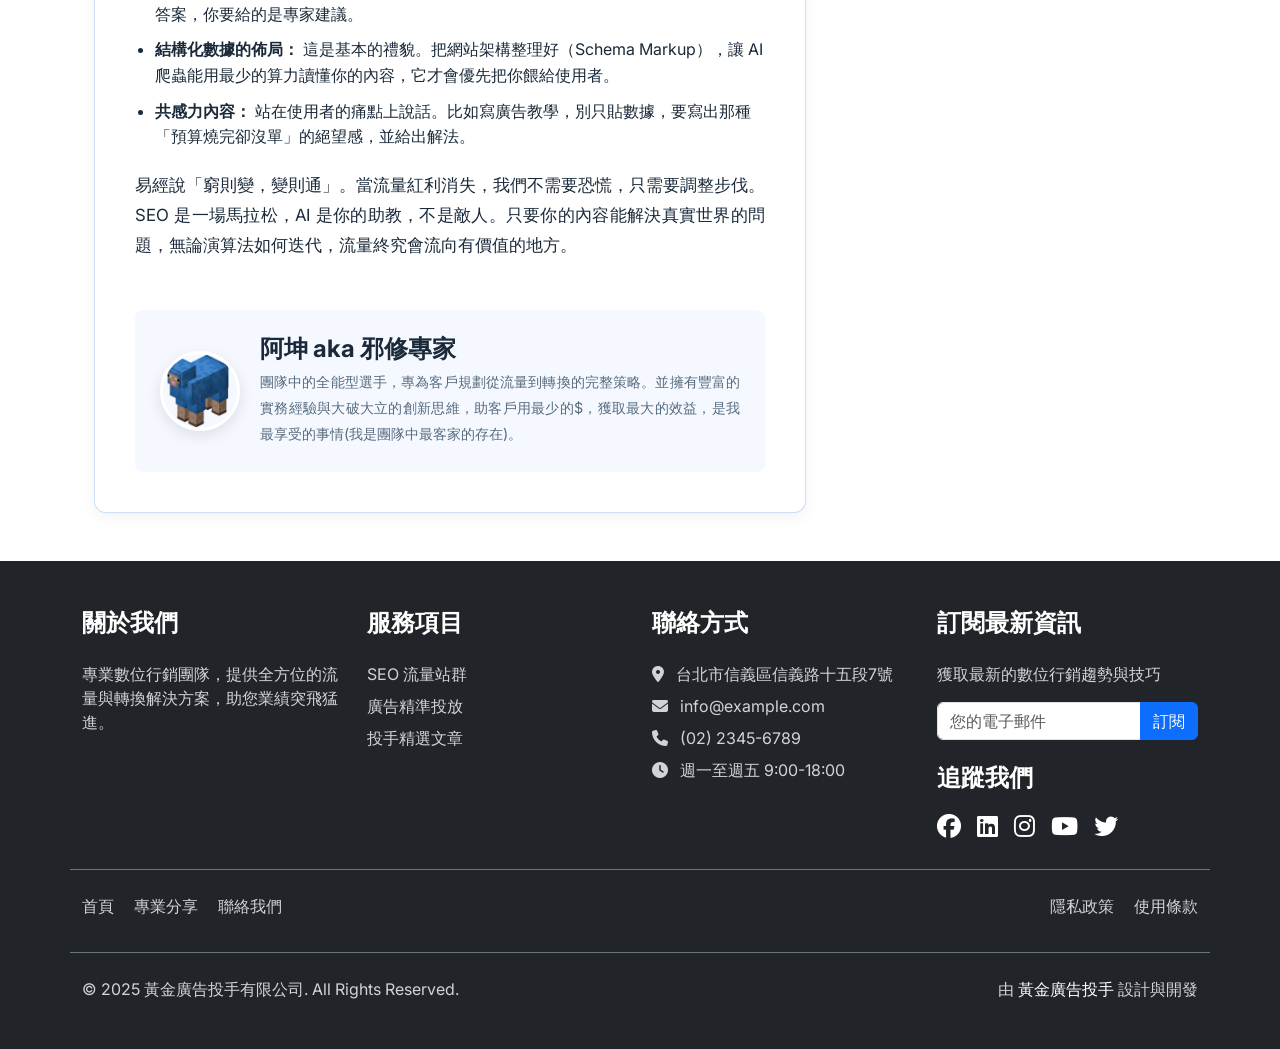
<file: blog-1.html>
<!DOCTYPE html>
<html lang="zh-TW">
<head>
    <meta charset="UTF-8">
    <meta name="viewport" content="width=device-width, initial-scale=1.0">
    <title>2026 SEO 趨勢：當 AI 成為搜尋主宰，你的流量護城河在哪？</title>
    <!-- Bootstrap 5 CSS -->
    <link href="https://cdn.jsdelivr.net/npm/bootstrap@5.3.0/dist/css/bootstrap.min.css" rel="stylesheet">
    <!-- Font Awesome -->
    <link rel="stylesheet" href="https://cdnjs.cloudflare.com/ajax/libs/font-awesome/6.4.0/css/all.min.css">
    <!-- Google Fonts -->
    <link href="https://fonts.googleapis.com/css2?family=Inter:wght@400;500;600;700;800&display=swap" rel="stylesheet">
    <!-- 自定義 CSS -->
    <link rel="stylesheet" href="style.css">
    <link rel="icon" href="images/icon.png" type="image/png">
</head>
<body>
    <nav>
        <a href="index.html" class="logo">
            <img src="images/logob.png" alt="黃金廣告投手">
        </a>
        <div class="mobile-menu-btn">
            <span class="bar"></span>
            <span class="bar"></span>
            <span class="bar"></span>
        </div>
        <ul class="nav-links">
            <li><a href="index.html">首頁</a></li>
            <li><a href="service-assets.html">SEO 流量站群</a></li>
            <li><a href="service-ads.html">廣告精準投放</a></li>
            <li><a href="blog.html">專業分享</a></li>
            <li><a href="contact.html" class="btn-cta pulse-effect">預約流量診斷</a></li>
        </ul>
    </nav>
    <!-- 文章內容區塊 -->
    <section class="py-5">
        <div class="container px-3 px-md-4">
            <div class="row g-5">
                <!-- 左側文章內容 -->
                <div class="col-lg-8">
                    <article class="blog-post-content">
                        <!-- 文章標頭 -->
                        <div class="mb-4">
                            <span class="badge bg-primary mb-2">數位行銷</span>
                            <h2 class="mt-2 mb-3 border-0 p-0">2026 SEO 趨勢：當 AI 成為搜尋主宰，你的流量護城河在哪？</h2>
                            <div class="blog-post-meta">
                                <span><i class="far fa-calendar-alt"></i> 2026年1月6日</span>
                                <span><i class="far fa-user"></i> 阿坤</span>
                                <span><i class="far fa-comments"></i> 88 則留言</span>
                            </div>
                        </div>

                        <!-- 文章圖片 -->
                        <img src="images/blog-1.jpg" alt="AI SEO 趨勢分析" class="img-fluid w-100">

                        <!-- 文章導言 -->
                        <p class="lead">
                            「變易，不易，簡易。」這是我當初為了搞懂演算法邏輯，在延畢那年翻易經時悟出的道理。現在來到 2026 年，搜尋引擎已經被 AI 全面接管，很多人說 SEO 死了，但我看到的是流量邏輯的「變易」。身為一個每一分錢都要花在刀口上的廣告投手，今天不談虛的，我們來聊聊在 AI 佔據搜尋版面後，如何用最「客家」的成本，佈局你的流量護城河。
                        </p>

                        <!-- 文章正文 -->
                        <h3>第一章：從「關鍵字」到「對話流」的思維轉變</h3>
                        <p>
                            以前做 SEO，我們像是在填鴨，拼命把關鍵字塞給搜尋引擎；但在 2026 年的今天，SGE（搜尋生成體驗）已經讓搜尋變成了一場「對話」。AI 就像一個極度聰明的客服，它不再只是列出連結，而是直接整合答案。
                        </p>
                        <p>
                            這意味著什麼？意味著單純的資訊堆疊已經無效了。我看過太多客戶為了省錢找廉價寫手產出的文章，在現在看來全是「無效資產」。在流量的流程圖中，如果你的內容不能在 AI 回答的第一層邏輯中被引用，那你就等於不存在。我們必須從「討好演算法」轉向「提供獨家觀點」。
                        </p>

                        <blockquote>
                            <i class="fas fa-quote-left me-2"></i>
                            AI 可以在一秒內生成一萬字的百科全書，但它無法生成你跌倒過的痛、你延畢過的焦慮。這些「人味」，才是 2026 年 SEO 的唯一正解。
                        </blockquote>

                        <h3>第二章：拒絕無效燒錢，建立 E-E-A-T 的護城河</h3>
                        <p>
                            我是團隊裡最客家的存在，所以我最討厭浪費預算在 AI 也能寫的通用內容上。要讓 AI 推薦你，你必須展現它沒有的東西：真實的經驗（Experience）。
                        </p>

                        <ul>
                            <li><strong>觀點極大化：</strong> 不要只寫「是什麼」，要寫「為什麼」以及「怎麼辦」。AI 給的是標準答案，你要給的是專家建議。</li>
                            <li><strong>結構化數據的佈局：</strong> 這是基本的禮貌。把網站架構整理好（Schema Markup），讓 AI 爬蟲能用最少的算力讀懂你的內容，它才會優先把你餵給使用者。</li>
                            <li><strong>共感力內容：</strong> 站在使用者的痛點上說話。比如寫廣告教學，別只貼數據，要寫出那種「預算燒完卻沒單」的絕望感，並給出解法。</li>
                        </ul>

                        <p>
                            易經說「窮則變，變則通」。當流量紅利消失，我們不需要恐慌，只需要調整步伐。SEO 是一場馬拉松，AI 是你的助教，不是敵人。只要你的內容能解決真實世界的問題，無論演算法如何迭代，流量終究會流向有價值的地方。
                        </p>

                        <!-- 作者區塊 -->
                        <div class="author-box">
                            <img src="images/team-4.jpg" alt="阿坤頭像">
                            <div class="author-info">
                                <h4>阿坤 aka 邪修專家</h4>
                                <p>團隊中的全能型選手，專為客戶規劃從流量到轉換的完整策略。並擁有豐富的實務經驗與大破大立的創新思維，助客戶用最少的$，獲取最大的效益，是我最享受的事情(我是團隊中最客家的存在)。</p>
                            </div>
                        </div>

                    </article>
                </div>

                <!-- 右側側邊欄 -->
                <div class="col-lg-4">
                    <div class="blog-sidebar">
                        <!-- 熱門文章 -->
                        <div class="sidebar-card">
                            <h4><i class="fas fa-fire text-blue me-2"></i>熱門文章</h4>
                            <div class="popular-post">
                                <div class="popular-post-number">1</div>
                                <div class="popular-post-content">
                                    <h5><a href="blog-1.html">2025 年 SEO 趨勢：AI 如何改變搜尋引擎優化策略</a></h5>
                                    <div class="post-meta">2025-01-15 · 1,234 次瀏覽</div>
                                </div>
                            </div>
                            <div class="popular-post">
                                <div class="popular-post-number">2</div>
                                <div class="popular-post-content">
                                    <h5><a href="blog-2.html">Facebook 廣告優化全攻略：如何降低 50% 的點擊成本</a></h5>
                                    <div class="post-meta">2025-01-12 · 987 次瀏覽</div>
                                </div>
                            </div>
                            <div class="popular-post">
                                <div class="popular-post-number">3</div>
                                <div class="popular-post-content">
                                    <h5><a href="blog-3.html">ChatGPT 在內容行銷中的應用：提升 10 倍產出效率</a></h5>
                                    <div class="post-meta">2025-01-10 · 1,567 次瀏覽</div>
                                </div>
                            </div>
                            <div class="popular-post">
                                <div class="popular-post-number">4</div>
                                <div class="popular-post-content">
                                    <h5><a href="blog-4.html">TikTok 行銷策略：如何在小螢幕上抓住 Z 世代的注意力</a></h5>
                                    <div class="post-meta">2024-11-28 · 2,345 次瀏覽</div>
                                </div>
                            </div>
                        </div>
                        
                        <!-- 文章分類 -->
                        <div class="sidebar-card">
                            <h4><i class="fas fa-folder text-blue me-2"></i>文章分類</h4>
                            <ul class="category-list">
                                <li><a href="javascript:void(0);" class="category-filter" data-category="all">全部文章 <span class="badge">20</span></a></li>
                                <li><a href="javascript:void(0);" class="category-filter" data-category="SEO 優化">SEO 優化 <span class="badge">3</span></a></li>
                                <li><a href="javascript:void(0);" class="category-filter" data-category="廣告投放">廣告投放 <span class="badge">2</span></a></li>
                                <li><a href="javascript:void(0);" class="category-filter" data-category="AI 技術">AI 技術 <span class="badge">2</span></a></li>
                                <li><a href="javascript:void(0);" class="category-filter" data-category="內容行銷">內容行銷 <span class="badge">2</span></a></li>
                                <li><a href="javascript:void(0);" class="category-filter" data-category="數據分析">數據分析 <span class="badge">2</span></a></li>
                                <li><a href="javascript:void(0);" class="category-filter" data-category="社群行銷">社群行銷 <span class="badge">2</span></a></li>
                                <li><a href="javascript:void(0);" class="category-filter" data-category="電商行銷">電商行銷 <span class="badge">1</span></a></li>
                                <li><a href="javascript:void(0);" class="category-filter" data-category="品牌建立">品牌建立 <span class="badge">1</span></a></li>
                            </ul>
                        </div>
                        
                        <!-- 訂閱電子報 -->
                        <div class="sidebar-card" style="background: var(--blue-gradient); color: #fff;">
                            <h4 style="color: #fff; border-bottom-color: rgba(255,255,255,0.3);"><i class="fas fa-envelope me-2"></i>訂閱電子報</h4>
                            <p style="opacity: 0.9; margin-bottom: 20px;">訂閱我們的電子報，獲取最新的行銷趨勢與實戰技巧</p>
                            <div class="input-group">
                                <input type="email" class="form-control" placeholder="您的電子郵件">
                                <button class="btn btn-light" type="button">
                                    <i class="fas fa-paper-plane"></i>
                                </button>
                            </div>
                        </div>
            </div>
            </div>
            </div>
        </div>
    </section>

    <footer class="bg-dark text-white py-5">
        <div class="container">
            <div class="row mb-4">
                <div class="col-lg-3 col-md-6 mb-4 mb-lg-0">
                    <h4 class="mb-4">關於我們</h4>
                    <p class="text-muted">專業數位行銷團隊，提供全方位的流量與轉換解決方案，助您業績突飛猛進。</p>
                </div>
                <div class="col-lg-3 col-md-6 mb-4 mb-lg-0">
                    <h4 class="mb-4">服務項目</h4>
                    <ul class="list-unstyled">
                        <li class="mb-2"><a href="service-assets.html" class="text-muted">SEO 流量站群</a></li>
                        <li class="mb-2"><a href="service-ads.html" class="text-muted">廣告精準投放</a></li>
                        <li class="mb-2"><a href="blog.html" class="text-muted">投手精選文章</a></li>
                    </ul>
                </div>
                <div class="col-lg-3 col-md-6 mb-4 mb-lg-0">
                    <h4 class="mb-4">聯絡方式</h4>
                    <ul class="list-unstyled text-muted">
                        <li class="mb-2"><i class="fas fa-map-marker-alt me-2"></i> 台北市信義區信義路十五段7號</li>
                        <li class="mb-2"><i class="fas fa-envelope me-2"></i> <a href="mailto:info@example.com" class="text-muted">info@example.com</a></li>
                        <li class="mb-2"><i class="fas fa-phone me-2"></i> <a href="tel:+886223456789" class="text-muted">(02) 2345-6789</a></li>
                        <li class="mb-2"><i class="fas fa-clock me-2"></i> 週一至週五 9:00-18:00</li>
                    </ul>
                </div>
                <div class="col-lg-3 col-md-6">
                    <h4 class="mb-4">訂閱最新資訊</h4>
                    <p class="text-muted mb-3">獲取最新的數位行銷趨勢與技巧</p>
                    <div class="input-group mb-3">
                        <input type="email" class="form-control" placeholder="您的電子郵件" aria-label="您的電子郵件">
                        <button class="btn btn-primary" type="button">訂閱</button>
                    </div>
                    <h4 class="mb-3 mt-4">追蹤我們</h4>
                    <div class="d-flex gap-3">
                        <a href="#" class="text-white fs-4"><i class="fab fa-facebook"></i></a>
                        <a href="#" class="text-white fs-4"><i class="fab fa-linkedin"></i></a>
                        <a href="#" class="text-white fs-4"><i class="fab fa-instagram"></i></a>
                        <a href="#" class="text-white fs-4"><i class="fab fa-youtube"></i></a>
                        <a href="#" class="text-white fs-4"><i class="fab fa-twitter"></i></a>
                    </div>
                </div>
            </div>
            <div class="row py-4 border-top border-secondary border-bottom">
                <div class="col-md-8">
                    <ul class="list-inline mb-0">
                        <li class="list-inline-item me-3"><a href="index.html" class="text-muted">首頁</a></li>
                        <li class="list-inline-item me-3"><a href="blog.html" class="text-muted">專業分享</a></li>
                        <li class="list-inline-item me-3"><a href="contact.html" class="text-muted">聯絡我們</a></li>
                    </ul>
                </div>
                <div class="col-md-4 text-md-end mt-3 mt-md-0">
                    <a href="#" class="text-muted me-3">隱私政策</a>
                    <a href="#" class="text-muted">使用條款</a>
                </div>
            </div>
            <div class="row pt-4">
                <div class="col-md-6">
                    <p class="mb-0 text-muted">&copy; 2025 黃金廣告投手有限公司. All Rights Reserved.</p>
                </div>
                <div class="col-md-6 text-md-end">
                    <p class="mb-0 text-muted">由 <span class="text-white">黃金廣告投手</span> 設計與開發</p>
                </div>
            </div>
        </div>
    </footer>
    
    <!-- Bootstrap JS Bundle with Popper -->
    <script src="https://cdn.jsdelivr.net/npm/bootstrap@5.3.0/dist/js/bootstrap.bundle.min.js"></script>
    
    <!-- 自定義 JS -->
    <script src="script.js"></script>

    
    <script>
        // 文章分類篩選功能
        document.addEventListener('DOMContentLoaded', function() {
            const categoryFilters = document.querySelectorAll('.category-filter');
            const blogPosts = document.querySelectorAll('.blog-post-item');
            
            categoryFilters.forEach(filter => {
                filter.addEventListener('click', function(e) {
                    e.preventDefault();
                    
                    // 移除所有活動狀態
                    categoryFilters.forEach(f => f.classList.remove('active'));
                    
                    // 添加當前活動狀態
                    this.classList.add('active');
                    
                    const selectedCategory = this.getAttribute('data-category');
                    
                    // 篩選文章
                    blogPosts.forEach(post => {
                        if (selectedCategory === 'all') {
                            post.classList.remove('hidden');
                        } else {
                            const postCategory = post.getAttribute('data-category');
                            if (postCategory === selectedCategory) {
                                post.classList.remove('hidden');
                            } else {
                                post.classList.add('hidden');
                            }
                        }
                    });
                    
                    // 平滑滾動到文章列表頂部
                    const blogSection = document.querySelector('.col-lg-8 .row');
                    if (blogSection) {
                        blogSection.scrollIntoView({ behavior: 'smooth', block: 'start' });
                    }
                });
            });
            
            // 預設顯示全部文章
            if (categoryFilters.length > 0) {
                categoryFilters[0].classList.add('active');
            }
        });
    </script>
</body>
</html>
</file>
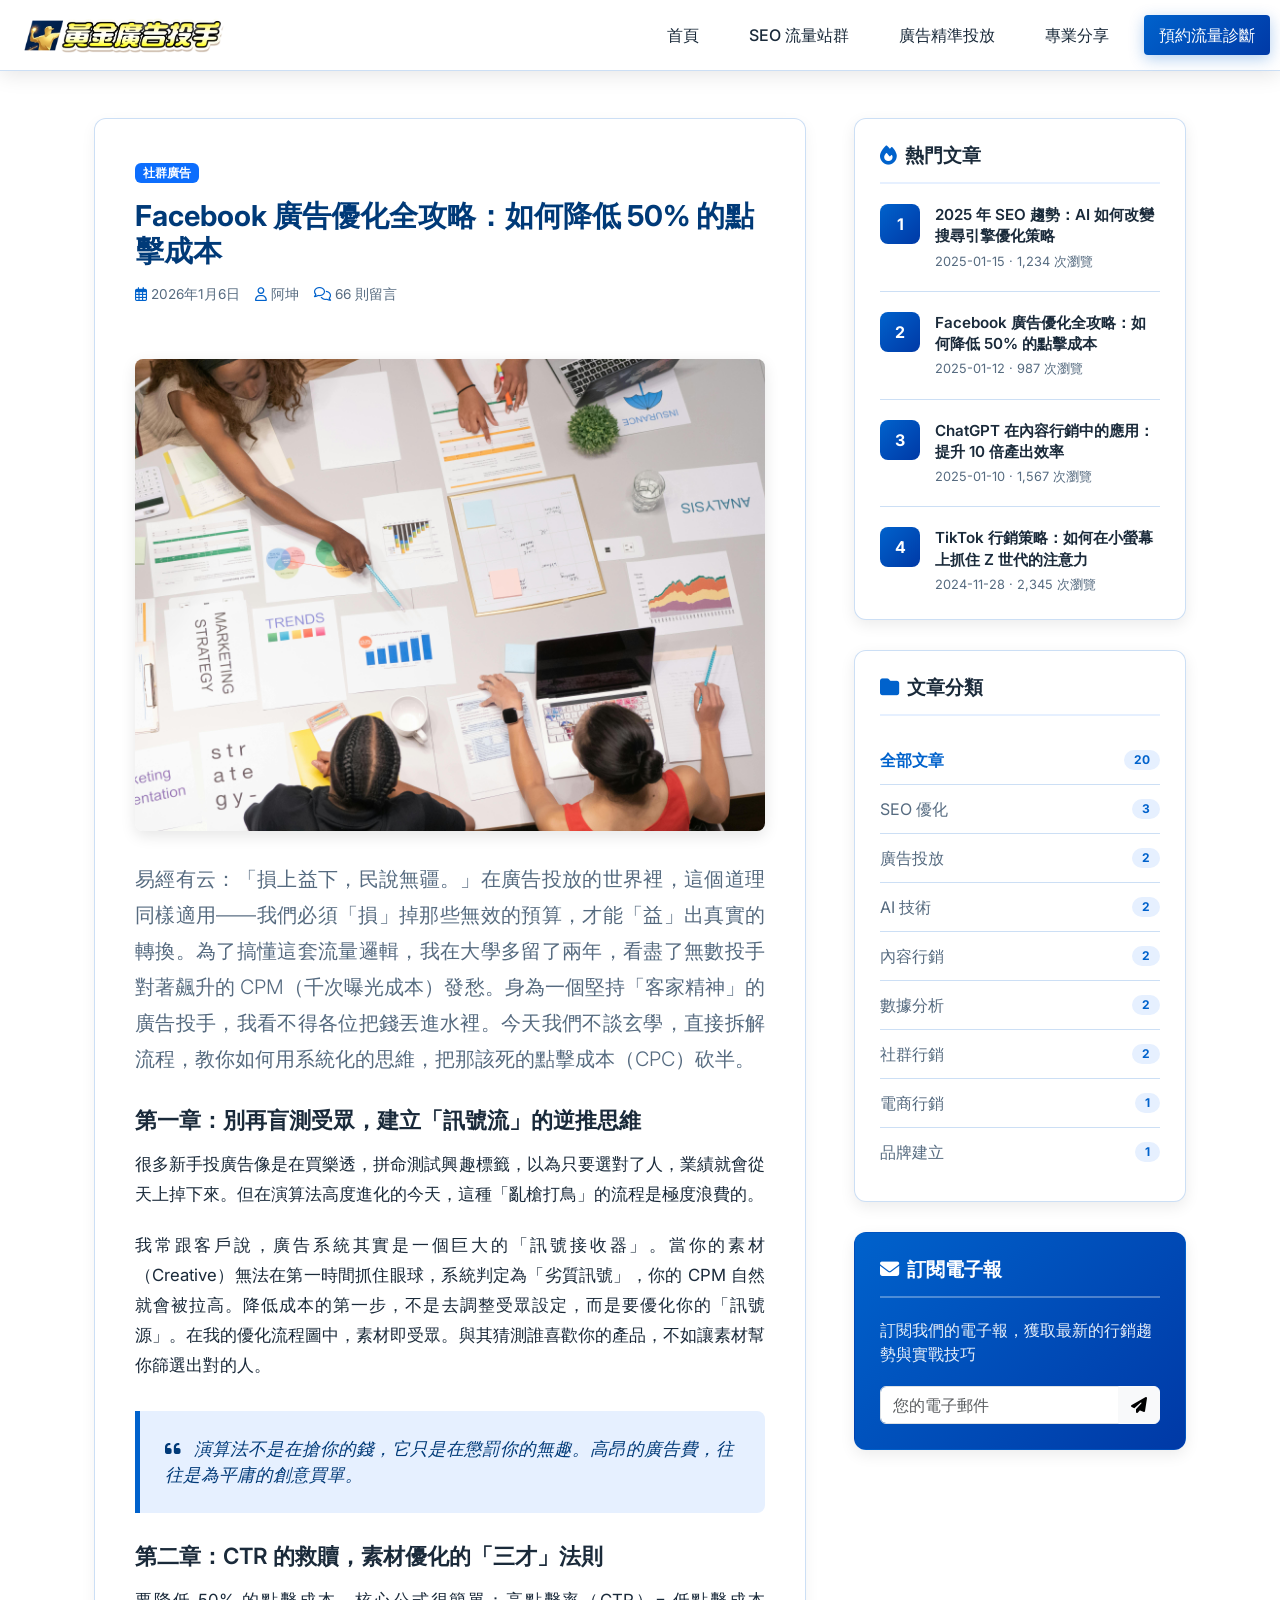
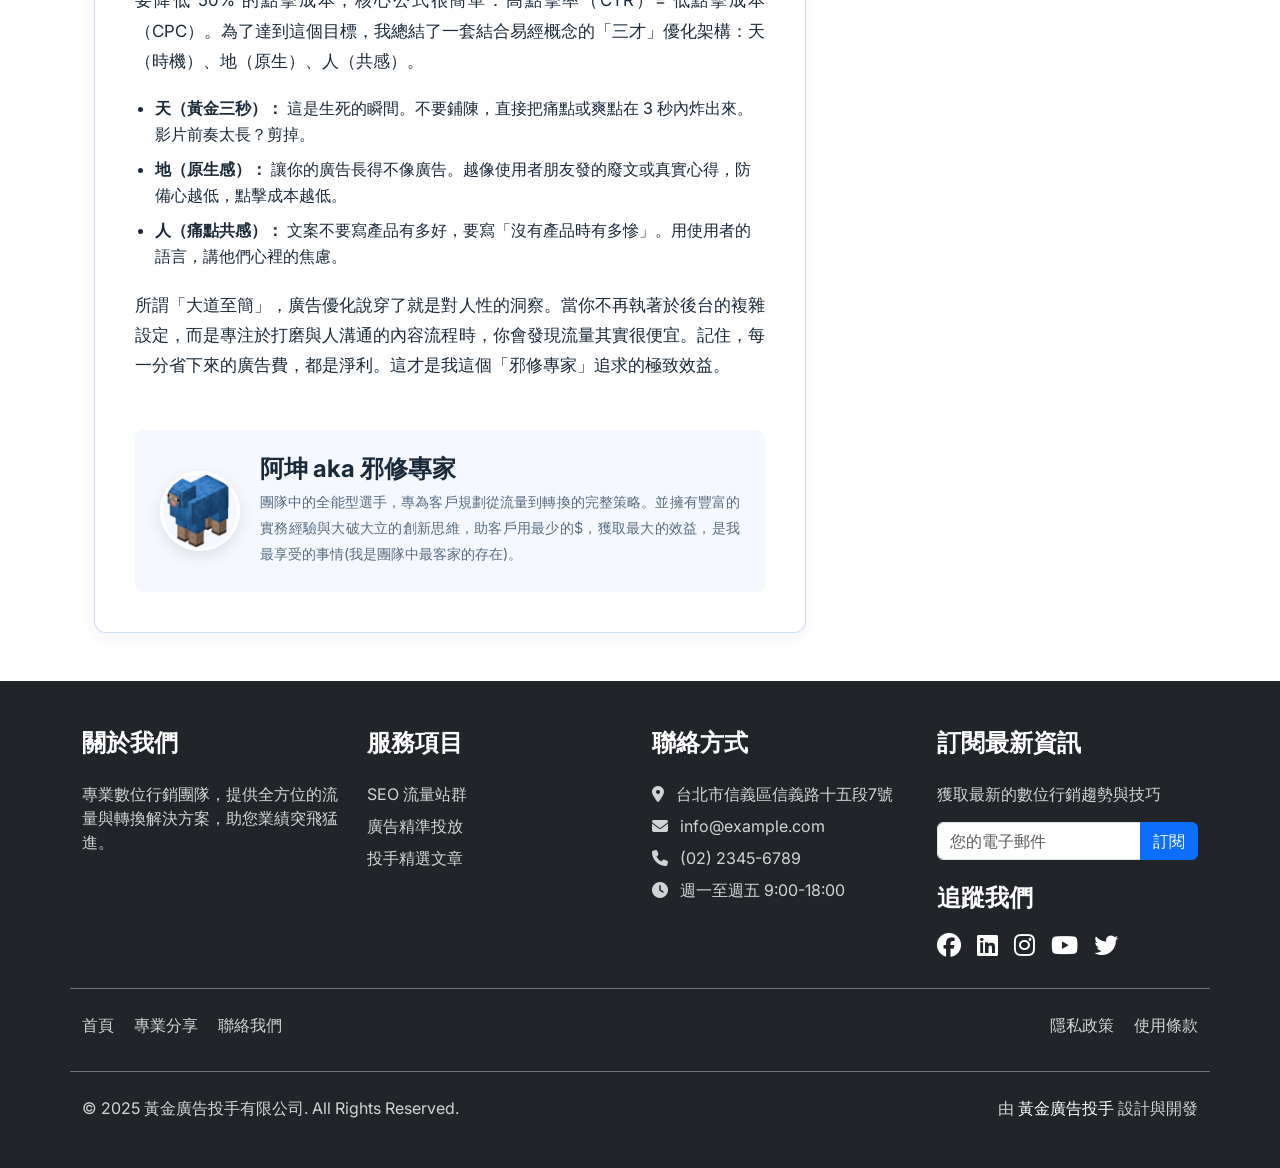
<file: blog-10.html>
<!DOCTYPE html>
<html lang="zh-TW">
<head>
    <meta charset="UTF-8">
    <meta name="viewport" content="width=device-width, initial-scale=1.0">
    <title>Facebook 廣告優化全攻略：如何降低 50% 的點擊成本</title>
    <!-- Bootstrap 5 CSS -->
    <link href="https://cdn.jsdelivr.net/npm/bootstrap@5.3.0/dist/css/bootstrap.min.css" rel="stylesheet">
    <!-- Font Awesome -->
    <link rel="stylesheet" href="https://cdnjs.cloudflare.com/ajax/libs/font-awesome/6.4.0/css/all.min.css">
    <!-- Google Fonts -->
    <link href="https://fonts.googleapis.com/css2?family=Inter:wght@400;500;600;700;800&display=swap" rel="stylesheet">
    <!-- 自定義 CSS -->
    <link rel="stylesheet" href="style.css">
    <link rel="icon" href="images/icon.png" type="image/png">
</head>
<body>
    <nav>
        <a href="index.html" class="logo">
            <img src="images/logob.png" alt="黃金廣告投手">
        </a>
        <div class="mobile-menu-btn">
            <span class="bar"></span>
            <span class="bar"></span>
            <span class="bar"></span>
        </div>
        <ul class="nav-links">
            <li><a href="index.html">首頁</a></li>
            <li><a href="service-assets.html">SEO 流量站群</a></li>
            <li><a href="service-ads.html">廣告精準投放</a></li>
            <li><a href="blog.html">專業分享</a></li>
            <li><a href="contact.html" class="btn-cta pulse-effect">預約流量診斷</a></li>
        </ul>
    </nav>
    <!-- 文章內容區塊 -->
    <section class="py-5">
        <div class="container px-3 px-md-4">
            <div class="row g-5">
                <!-- 左側文章內容 -->
                <div class="col-lg-8">
                    <article class="blog-post-content">
                        <!-- 文章標頭 -->
                        <div class="mb-4">
                            <span class="badge bg-primary mb-2">社群廣告</span>
                            <h2 class="mt-2 mb-3 border-0 p-0">Facebook 廣告優化全攻略：如何降低 50% 的點擊成本</h2>
                            <div class="blog-post-meta">
                                <span><i class="far fa-calendar-alt"></i> 2026年1月6日</span>
                                <span><i class="far fa-user"></i> 阿坤</span>
                                <span><i class="far fa-comments"></i> 66 則留言</span>
                            </div>
                        </div>

                        <!-- 文章圖片 -->
                        <img src="images/blog-2.jpg" alt="FB廣告優化策略" class="img-fluid w-100">

                        <!-- 文章導言 -->
                        <p class="lead">
                            易經有云：「損上益下，民說無疆。」在廣告投放的世界裡，這個道理同樣適用——我們必須「損」掉那些無效的預算，才能「益」出真實的轉換。為了搞懂這套流量邏輯，我在大學多留了兩年，看盡了無數投手對著飆升的 CPM（千次曝光成本）發愁。身為一個堅持「客家精神」的廣告投手，我看不得各位把錢丟進水裡。今天我們不談玄學，直接拆解流程，教你如何用系統化的思維，把那該死的點擊成本（CPC）砍半。
                        </p>

                        <!-- 文章正文 -->
                        <h3>第一章：別再盲測受眾，建立「訊號流」的逆推思維</h3>
                        <p>
                            很多新手投廣告像是在買樂透，拼命測試興趣標籤，以為只要選對了人，業績就會從天上掉下來。但在演算法高度進化的今天，這種「亂槍打鳥」的流程是極度浪費的。
                        </p>
                        <p>
                            我常跟客戶說，廣告系統其實是一個巨大的「訊號接收器」。當你的素材（Creative）無法在第一時間抓住眼球，系統判定為「劣質訊號」，你的 CPM 自然就會被拉高。降低成本的第一步，不是去調整受眾設定，而是要優化你的「訊號源」。在我的優化流程圖中，素材即受眾。與其猜測誰喜歡你的產品，不如讓素材幫你篩選出對的人。
                        </p>

                        <blockquote>
                            <i class="fas fa-quote-left me-2"></i>
                            演算法不是在搶你的錢，它只是在懲罰你的無趣。高昂的廣告費，往往是為平庸的創意買單。
                        </blockquote>

                        <h3>第二章：CTR 的救贖，素材優化的「三才」法則</h3>
                        <p>
                            要降低 50% 的點擊成本，核心公式很簡單：高點擊率（CTR）= 低點擊成本（CPC）。為了達到這個目標，我總結了一套結合易經概念的「三才」優化架構：天（時機）、地（原生）、人（共感）。
                        </p>

                        <ul>
                            <li><strong>天（黃金三秒）：</strong> 這是生死的瞬間。不要鋪陳，直接把痛點或爽點在 3 秒內炸出來。影片前奏太長？剪掉。</li>
                            <li><strong>地（原生感）：</strong> 讓你的廣告長得不像廣告。越像使用者朋友發的廢文或真實心得，防備心越低，點擊成本越低。</li>
                            <li><strong>人（痛點共感）：</strong> 文案不要寫產品有多好，要寫「沒有產品時有多慘」。用使用者的語言，講他們心裡的焦慮。</li>
                        </ul>

                        <p>
                            所謂「大道至簡」，廣告優化說穿了就是對人性的洞察。當你不再執著於後台的複雜設定，而是專注於打磨與人溝通的內容流程時，你會發現流量其實很便宜。記住，每一分省下來的廣告費，都是淨利。這才是我這個「邪修專家」追求的極致效益。
                        </p>

                        <!-- 作者區塊 -->
                        <div class="author-box">
                            <img src="images/team-4.jpg" alt="阿坤頭像">
                            <div class="author-info">
                                <h4>阿坤 aka 邪修專家</h4>
                                <p>團隊中的全能型選手，專為客戶規劃從流量到轉換的完整策略。並擁有豐富的實務經驗與大破大立的創新思維，助客戶用最少的$，獲取最大的效益，是我最享受的事情(我是團隊中最客家的存在)。</p>
                            </div>
                        </div>


                    </article>
                </div>

                <!-- 右側側邊欄 -->
                <div class="col-lg-4">
                    <div class="blog-sidebar">
                        <!-- 熱門文章 -->
                        <div class="sidebar-card">
                            <h4><i class="fas fa-fire text-blue me-2"></i>熱門文章</h4>
                            <div class="popular-post">
                                <div class="popular-post-number">1</div>
                                <div class="popular-post-content">
                                    <h5><a href="blog-1.html">2025 年 SEO 趨勢：AI 如何改變搜尋引擎優化策略</a></h5>
                                    <div class="post-meta">2025-01-15 · 1,234 次瀏覽</div>
                                </div>
                            </div>
                            <div class="popular-post">
                                <div class="popular-post-number">2</div>
                                <div class="popular-post-content">
                                    <h5><a href="blog-2.html">Facebook 廣告優化全攻略：如何降低 50% 的點擊成本</a></h5>
                                    <div class="post-meta">2025-01-12 · 987 次瀏覽</div>
                                </div>
                            </div>
                            <div class="popular-post">
                                <div class="popular-post-number">3</div>
                                <div class="popular-post-content">
                                    <h5><a href="blog-3.html">ChatGPT 在內容行銷中的應用：提升 10 倍產出效率</a></h5>
                                    <div class="post-meta">2025-01-10 · 1,567 次瀏覽</div>
                                </div>
                            </div>
                            <div class="popular-post">
                                <div class="popular-post-number">4</div>
                                <div class="popular-post-content">
                                    <h5><a href="blog-4.html">TikTok 行銷策略：如何在小螢幕上抓住 Z 世代的注意力</a></h5>
                                    <div class="post-meta">2024-11-28 · 2,345 次瀏覽</div>
                                </div>
                            </div>
                        </div>
                        
                        <!-- 文章分類 -->
                        <div class="sidebar-card">
                            <h4><i class="fas fa-folder text-blue me-2"></i>文章分類</h4>
                            <ul class="category-list">
                                <li><a href="javascript:void(0);" class="category-filter" data-category="all">全部文章 <span class="badge">20</span></a></li>
                                <li><a href="javascript:void(0);" class="category-filter" data-category="SEO 優化">SEO 優化 <span class="badge">3</span></a></li>
                                <li><a href="javascript:void(0);" class="category-filter" data-category="廣告投放">廣告投放 <span class="badge">2</span></a></li>
                                <li><a href="javascript:void(0);" class="category-filter" data-category="AI 技術">AI 技術 <span class="badge">2</span></a></li>
                                <li><a href="javascript:void(0);" class="category-filter" data-category="內容行銷">內容行銷 <span class="badge">2</span></a></li>
                                <li><a href="javascript:void(0);" class="category-filter" data-category="數據分析">數據分析 <span class="badge">2</span></a></li>
                                <li><a href="javascript:void(0);" class="category-filter" data-category="社群行銷">社群行銷 <span class="badge">2</span></a></li>
                                <li><a href="javascript:void(0);" class="category-filter" data-category="電商行銷">電商行銷 <span class="badge">1</span></a></li>
                                <li><a href="javascript:void(0);" class="category-filter" data-category="品牌建立">品牌建立 <span class="badge">1</span></a></li>
                            </ul>
                        </div>
                        
                        <!-- 訂閱電子報 -->
                        <div class="sidebar-card" style="background: var(--blue-gradient); color: #fff;">
                            <h4 style="color: #fff; border-bottom-color: rgba(255,255,255,0.3);"><i class="fas fa-envelope me-2"></i>訂閱電子報</h4>
                            <p style="opacity: 0.9; margin-bottom: 20px;">訂閱我們的電子報，獲取最新的行銷趨勢與實戰技巧</p>
                            <div class="input-group">
                                <input type="email" class="form-control" placeholder="您的電子郵件">
                                <button class="btn btn-light" type="button">
                                    <i class="fas fa-paper-plane"></i>
                                </button>
                            </div>
                        </div>
            </div>
            </div>
            </div>
        </div>
    </section>

    <footer class="bg-dark text-white py-5">
        <div class="container">
            <div class="row mb-4">
                <div class="col-lg-3 col-md-6 mb-4 mb-lg-0">
                    <h4 class="mb-4">關於我們</h4>
                    <p class="text-muted">專業數位行銷團隊，提供全方位的流量與轉換解決方案，助您業績突飛猛進。</p>
                </div>
                <div class="col-lg-3 col-md-6 mb-4 mb-lg-0">
                    <h4 class="mb-4">服務項目</h4>
                    <ul class="list-unstyled">
                        <li class="mb-2"><a href="service-assets.html" class="text-muted">SEO 流量站群</a></li>
                        <li class="mb-2"><a href="service-ads.html" class="text-muted">廣告精準投放</a></li>
                        <li class="mb-2"><a href="blog.html" class="text-muted">投手精選文章</a></li>
                    </ul>
                </div>
                <div class="col-lg-3 col-md-6 mb-4 mb-lg-0">
                    <h4 class="mb-4">聯絡方式</h4>
                    <ul class="list-unstyled text-muted">
                        <li class="mb-2"><i class="fas fa-map-marker-alt me-2"></i> 台北市信義區信義路十五段7號</li>
                        <li class="mb-2"><i class="fas fa-envelope me-2"></i> <a href="mailto:info@example.com" class="text-muted">info@example.com</a></li>
                        <li class="mb-2"><i class="fas fa-phone me-2"></i> <a href="tel:+886223456789" class="text-muted">(02) 2345-6789</a></li>
                        <li class="mb-2"><i class="fas fa-clock me-2"></i> 週一至週五 9:00-18:00</li>
                    </ul>
                </div>
                <div class="col-lg-3 col-md-6">
                    <h4 class="mb-4">訂閱最新資訊</h4>
                    <p class="text-muted mb-3">獲取最新的數位行銷趨勢與技巧</p>
                    <div class="input-group mb-3">
                        <input type="email" class="form-control" placeholder="您的電子郵件" aria-label="您的電子郵件">
                        <button class="btn btn-primary" type="button">訂閱</button>
                    </div>
                    <h4 class="mb-3 mt-4">追蹤我們</h4>
                    <div class="d-flex gap-3">
                        <a href="#" class="text-white fs-4"><i class="fab fa-facebook"></i></a>
                        <a href="#" class="text-white fs-4"><i class="fab fa-linkedin"></i></a>
                        <a href="#" class="text-white fs-4"><i class="fab fa-instagram"></i></a>
                        <a href="#" class="text-white fs-4"><i class="fab fa-youtube"></i></a>
                        <a href="#" class="text-white fs-4"><i class="fab fa-twitter"></i></a>
                    </div>
                </div>
            </div>
            <div class="row py-4 border-top border-secondary border-bottom">
                <div class="col-md-8">
                    <ul class="list-inline mb-0">
                        <li class="list-inline-item me-3"><a href="index.html" class="text-muted">首頁</a></li>
                        <li class="list-inline-item me-3"><a href="blog.html" class="text-muted">專業分享</a></li>
                        <li class="list-inline-item me-3"><a href="contact.html" class="text-muted">聯絡我們</a></li>
                    </ul>
                </div>
                <div class="col-md-4 text-md-end mt-3 mt-md-0">
                    <a href="#" class="text-muted me-3">隱私政策</a>
                    <a href="#" class="text-muted">使用條款</a>
                </div>
            </div>
            <div class="row pt-4">
                <div class="col-md-6">
                    <p class="mb-0 text-muted">&copy; 2025 黃金廣告投手有限公司. All Rights Reserved.</p>
                </div>
                <div class="col-md-6 text-md-end">
                    <p class="mb-0 text-muted">由 <span class="text-white">黃金廣告投手</span> 設計與開發</p>
                </div>
            </div>
        </div>
    </footer>
    
    <!-- Bootstrap JS Bundle with Popper -->
    <script src="https://cdn.jsdelivr.net/npm/bootstrap@5.3.0/dist/js/bootstrap.bundle.min.js"></script>
    
    <!-- 自定義 JS -->
    <script src="script.js"></script>

    
    <script>
        // 文章分類篩選功能
        document.addEventListener('DOMContentLoaded', function() {
            const categoryFilters = document.querySelectorAll('.category-filter');
            const blogPosts = document.querySelectorAll('.blog-post-item');
            
            categoryFilters.forEach(filter => {
                filter.addEventListener('click', function(e) {
                    e.preventDefault();
                    
                    // 移除所有活動狀態
                    categoryFilters.forEach(f => f.classList.remove('active'));
                    
                    // 添加當前活動狀態
                    this.classList.add('active');
                    
                    const selectedCategory = this.getAttribute('data-category');
                    
                    // 篩選文章
                    blogPosts.forEach(post => {
                        if (selectedCategory === 'all') {
                            post.classList.remove('hidden');
                        } else {
                            const postCategory = post.getAttribute('data-category');
                            if (postCategory === selectedCategory) {
                                post.classList.remove('hidden');
                            } else {
                                post.classList.add('hidden');
                            }
                        }
                    });
                    
                    // 平滑滾動到文章列表頂部
                    const blogSection = document.querySelector('.col-lg-8 .row');
                    if (blogSection) {
                        blogSection.scrollIntoView({ behavior: 'smooth', block: 'start' });
                    }
                });
            });
            
            // 預設顯示全部文章
            if (categoryFilters.length > 0) {
                categoryFilters[0].classList.add('active');
            }
        });
    </script>
</body>
</html>
</file>
<file: style.css>
@charset "UTF-8";
/* =========================================
   1. 全局變數與重置
   ========================================= */
:root {
    /* 新配色：白色/藍色為主 */
    --blue-primary: #0062cc;
    --blue-dark: #003a78;
    --blue-light: #e6f0ff;
    --blue-gradient: linear-gradient(135deg, #0062cc 0%, #0039a6 100%);
    --header-height: 70px;
    --footer-height: 380px;
    
    --bg-white: #ffffff;
    --bg-light: #f5f9ff;
    --text-dark: #1a2a3a;
    --text-muted: #566b80;
    --border-light: rgba(0, 98, 204, 0.2);
}

body {
    font-family: 'Inter', 'Microsoft JhengHei', sans-serif;
    color: var(--text-dark);
    overflow-x: hidden;
    padding-top: var(--header-height);
    min-height: 100vh;
    display: flex;
    flex-direction: column;
}

/* =========================================
   2. 導覽列
   ========================================= */
/* 更新導覽列容器樣式 */
nav {
    background-color: var(--bg-white);
    border-bottom: 1px solid var(--border-light);
    box-shadow: 0 4px 20px rgba(0,0,0,0.1);
    padding: 15px 0;
    width: 100%;
    display: flex;
    justify-content: space-between;
    align-items: center;
    position: fixed;
    top: 0;
    left: 0;
    z-index: 1000;
}

/* 新增logo樣式，確保大小一致 */
.logo img {
    max-height: 40px;
    padding: 0 20px;
}

/* 導覽連結容器 */
.nav-links {
    display: flex;
    list-style: none;
    margin: 0;
    padding: 0;
    align-items: center;
}

.nav-links li {
    margin: 0 10px;
}

.nav-links a {
    color: var(--text-dark);
    text-decoration: none;
    font-weight: 500;
    padding: 8px 15px;
    transition: all 0.3s ease;
}

.nav-links a:hover {
    color: var(--blue-primary);
}



/* 手機版漢堡選單按鈕 */
.mobile-menu-btn {
    display: none;
    cursor: pointer;
    padding: 0 20px;
}

.mobile-menu-btn .bar {
    display: block;
    width: 25px;
    height: 3px;
    margin: 5px auto;
    background-color: var(--text-dark);
    transition: all 0.3s ease;
}

/* 內容區塊樣式調整 */
section.container {
    background-color: var(--bg-white);
    border-radius: 10px;
    box-shadow: 0 5px 15px rgba(0,0,0,0.05);
    padding: 30px;
    margin-bottom: 30px;
    margin-top: 20px;
}

/* 手機版響應式設計 */
@media (max-width: 768px) {
    .mobile-menu-btn {
        display: block;
    }
    
    .nav-links {
        position: fixed;
        top: 70px;
        left: -100%;
        background: var(--bg-white);
        width: 100%;
        flex-direction: column;
        box-shadow: 0 5px 15px rgba(0,0,0,0.1);
        transition: 0.3s;
        padding: 20px 0;
    }
    
    .nav-links.active {
        left: 0;
    }
    
    .nav-links li {
        margin: 10px 0;
    }
}

/* 為當前活動頁面添加樣式 */
.nav-links a.active {
    color: var(--blue-primary);
    font-weight: 700;
}

/* 漢堡選單的開關狀態樣式 */
.mobile-menu-btn.open .bar:nth-child(1) {
    transform: translateY(8px) rotate(45deg);
}

.mobile-menu-btn.open .bar:nth-child(2) {
    opacity: 0;
}

.mobile-menu-btn.open .bar:nth-child(3) {
    transform: translateY(-8px) rotate(-45deg);
}

/* =========================================
   3. 通用樣式
   ========================================= */
section {
    padding: 60px 0;
}

.text-blue {
    color: var(--blue-primary);
    font-weight: 700;
}

.btn-cta {
    background: var(--blue-gradient);
    color: #fff !important;
    padding: 12px 24px;
    border-radius: 4px;
    font-weight: 700;
    box-shadow: 0 4px 15px rgba(0, 98, 204, 0.3);
    display: inline-block;
    text-decoration: none;
    transition: all 0.3s ease;
}

.btn-cta:hover {
    transform: translateY(-2px);
    box-shadow: 0 6px 25px rgba(0, 98, 204, 0.5);
}

.btn-outline {
    display: inline-block;
    padding: 10px 30px;
    border: 1px solid var(--blue-primary);
    color: var(--blue-primary);
    border-radius: 4px;
    text-decoration: none;
    font-weight: 600;
    transition: all 0.3s ease;
}

.btn-outline:hover {
    background: var(--blue-primary);
    color: #fff;
    text-decoration: none;
}

/* Card Icon 共用樣式 */
.card-icon {
    width: 64px;
    height: 64px;
    background: var(--blue-light);
    border-radius: 50%;
    display: flex;
    align-items: center;
    justify-content: center;
    margin-bottom: 20px;
}

.card-icon i {
    color: var(--blue-primary);
    font-size: 1.8rem;
}

/* =========================================
   4. Hero 區塊
   ========================================= */
#hero {
    padding-top: 120px;
    background-color: var(--bg-light);
    position: relative;
    overflow: hidden;
}

.hero-text h1 {
    font-size: 2.8rem;
    font-weight: 800;
    line-height: 1.2;
    margin-bottom: 20px;
}

.hero-text p {
    font-size: 1.1rem;
    color: var(--text-muted);
    margin-bottom: 30px;
}

.stats-container {
    background: #fff;
    padding: 30px;
    border-radius: 12px;
    border: 1px solid var(--border-light);
    box-shadow: 0 10px 30px rgba(0, 0, 0, 0.1);
}

.stat-item {
    position: relative;
}

.stat-item .counter {
    font-size: 2.5rem;
    font-weight: 800;
    color: var(--blue-primary);
    line-height: 1;
}

.stat-item p {
    color: var(--text-muted);
    margin-top: 10px;
    font-size: 0.95rem;
}

/* 在中等尺寸螢幕添加分隔線 */
@media (min-width: 768px) {
    .stat-item:not(:last-child)::after {
        content: '';
        position: absolute;
        top: 20%;
        right: 0;
        height: 60%;
        width: 1px;
        background: var(--border-light);
    }
}

/* =========================================
   5. 關於我們區塊
   ========================================= */
.about-feature {
    display: flex;
    align-items: center;
    margin-bottom: 15px;
}

.feature-icon {
    background: var(--blue-light);
    width: 40px;
    height: 40px;
    border-radius: 50%;
    display: flex;
    align-items: center;
    justify-content: center;
    margin-right: 15px;
}

.feature-icon i {
    color: var(--blue-primary);
}

/* =========================================
   6. 全寬橫幅
   ========================================= */
.full-width-banner {
    background-size: cover;
    background-position: center;
    background-repeat: no-repeat;
    padding: 100px 0;
    position: relative;
    text-align: center;
    color: #fff;
}

.full-width-banner::before {
    content: '';
    position: absolute;
    top: 0;
    left: 0;
    width: 100%;
    height: 100%;
    background: rgba(0, 58, 120, 0.8);
    z-index: 1;
}

.banner-content {
    position: relative;
    z-index: 2;
}

.banner-content h2 {
    font-size: 2.5rem;
    font-weight: 800;
    margin-bottom: 20px;
}

.banner-highlight {
    color: #fff;
    text-decoration: underline;
    text-decoration-color: #fff;
}

/* =========================================
   7. 服務卡片
   ========================================= */
.service-card {
    background: #fff;
    padding: 30px;
    border-radius: 12px;
    border: 1px solid var(--border-light);
    transition: 0.4s;
    height: 100%;
    box-shadow: 0 10px 30px rgba(0,0,0,0.05);
}

.service-card:hover {
    transform: translateY(-5px);
    box-shadow: 0 15px 35px rgba(0,0,0,0.1);
}

.card-asset {
    border-top: 4px solid #00a0e9;
}

.card-ads {
    border-top: 4px solid #ff5100;
}

.service-card h2 {
    margin-bottom: 20px;
    display: flex;
    align-items: center;
    gap: 15px;
    font-weight: 700;
}

.service-img {
    height: 200px;
    object-fit: cover;
}

.service-list {
    list-style: none;
    padding-left: 0;
}

.service-list li {
    margin-bottom: 10px;
}

/* =========================================
   8. 工作流程
   ========================================= */
.process-timeline {
    position: relative;
    max-width: 1000px;
    margin: 0 auto;
}

/* 中等螢幕以上顯示時間線 */
@media (min-width: 992px) {
    .process-timeline::before {
        content: '';
        position: absolute;
        top: 0;
        bottom: 0;
        left: 50%;
        width: 3px;
        background: var(--blue-light);
        z-index: 1;
        transform: translateX(-50%);
    }
}

.process-item {
    margin-bottom: 60px;
    position: relative;
}

.process-content {
    background: #fff;
    padding: 30px;
    border-radius: 10px;
    box-shadow: 0 10px 30px rgba(0,0,0,0.05);
    border: 1px solid var(--border-light);
}

.process-number {
    width: 60px;
    height: 60px;
    background: var(--blue-primary);
    color: #fff;
    border-radius: 50%;
    display: flex;
    align-items: center;
    justify-content: center;
    font-size: 1.5rem;
    font-weight: 700;
    z-index: 2;
}

.process-image {
    width: 100%;
    height: 100%;
    object-fit: cover;
    border-radius: 10px;
}

/* 手機版垂直佈局修改 */
@media (max-width: 991px) {
    .process-timeline::before {
        display: none;
    }
    
    .process-number {
        margin: 15px 0;
    }
    
    .process-item {
        display: flex;
        flex-direction: column;
        align-items: center;
        text-align: center;
    }
    
    .process-content {
        order: 2;
        width: 100%;
        margin-top: 15px;
    }
    
    .process-number {
        order: 1;
    }
}


/* =========================================
   10. 團隊成員
   ========================================= */
.team-member-card {
    background: #fff;
    border-radius: 10px;
    overflow: hidden;
    box-shadow: 0 10px 30px rgba(0,0,0,0.05);
    transition: 0.3s;
    border: none;
}

.team-member-card:hover {
    transform: translateY(-5px);
    box-shadow: 0 15px 35px rgba(0,0,0,0.1);
}

.member-image-container {
    position: relative;
    overflow: hidden;
    height: 300px;
}

.member-image {
    width: 100%;
    height: 100%;
    object-fit: cover;
    transition: 0.3s;
}

.member-social {
    position: absolute;
    bottom: -50px;
    left: 0;
    width: 100%;
    display: flex;
    justify-content: center;
    gap: 15px;
    padding: 15px 0;
    background: rgba(0, 98, 204, 0.8);
    transition: 0.3s;
}

.team-member-card:hover .member-social {
    bottom: 0;
}

.member-social a {
    width: 30px;
    height: 30px;
    background: #fff;
    color: var(--blue-primary);
    border-radius: 50%;
    display: flex;
    align-items: center;
    justify-content: center;
    text-decoration: none;
    transition: 0.3s;
}

.member-social a:hover {
    background: var(--blue-dark);
    color: white;
}

.member-title {
    color: var(--blue-primary);
    font-size: 0.9rem;
    margin-bottom: 10px;
}

.member-bio {
    color: var(--text-muted);
    font-size: 0.85rem;
}

/* =========================================
   11. 客戶見證
   ========================================= */
.testimonial-card {
    background: #fff;
    padding: 30px;
    border-radius: 10px;
    box-shadow: 0 10px 30px rgba(0,0,0,0.05);
    border: 1px solid var(--border-light);
    transition: 0.3s;
    height: 100%;
}

.testimonial-card:hover {
    transform: translateY(-5px);
    box-shadow: 0 15px 35px rgba(0,0,0,0.1);
}

.testimonial-quote {
    position: relative;
    padding: 20px 0;
    color: var(--text-muted);
    font-style: italic;
}

.testimonial-quote i.fa-quote-left {
    color: var(--blue-primary);
    opacity: 0.3;
    margin-right: 10px;
    font-size: 1.5rem;
}

.testimonial-quote i.fa-quote-right {
    color: var(--blue-primary);
    opacity: 0.3;
    margin-left: 10px;
    font-size: 1.5rem;
}

.testimonial-author {
    display: flex;
    align-items: center;
    margin-top: 20px;
}

.author-image {
    width: 50px;
    height: 50px;
    border-radius: 50%;
    object-fit: cover;
    margin-right: 15px;
    border: 3px solid var(--blue-light);
}

.testimonial-author h4 {
    margin-bottom: 0;
    font-weight: 700;
}

.testimonial-author p {
    color: var(--text-muted);
    font-size: 0.85rem;
    margin-bottom: 0;
}

/* =========================================
   12. 合作品牌展示
   ========================================= */
.clients-section {
    padding: 80px 0;
    background: #fff;
}

.client-logo {
    max-width: 80%;
    max-height: 60px;
    object-fit: contain;
    opacity: 0.6;
    transition: 0.3s;
    filter: grayscale(100%);
}

.client-logo:hover {
    opacity: 1;
    filter: grayscale(0%);
}

/* =========================================
   13. 部落格文章預覽
   ========================================= */
.blog-post-card {
    background: #fff;
    border-radius: 10px;
    overflow: hidden;
    box-shadow: 0 10px 30px rgba(0,0,0,0.05);
    transition: 0.3s;
    border: none;
    height: 100%;
}

.blog-post-card:hover {
    transform: translateY(-5px);
    box-shadow: 0 15px 35px rgba(0,0,0,0.1);
}

.blog-image {
    position: relative;
    height: 200px;
    overflow: hidden;
}

.blog-image img {
    width: 100%;
    height: 100%;
    object-fit: cover;
    transition: 0.3s;
}

.blog-post-card:hover .blog-image img {
    transform: scale(1.05);
}

.blog-category {
    position: absolute;
    top: 15px;
    right: 15px;
    background: var(--blue-primary);
    color: #fff;
    padding: 5px 10px;
    border-radius: 4px;
    font-size: 0.8rem;
}

.blog-date {
    font-size: 0.85rem;
    color: var(--text-muted);
    margin-bottom: 10px;
}

.blog-post-card h3 {
    font-size: 1.2rem;
    margin-bottom: 10px;
    line-height: 1.4;
    font-weight: 700;
}

.blog-post-card p {
    color: var(--text-muted);
    font-size: 0.95rem;
    margin-bottom: 15px;
}

.blog-link {
    color: var(--blue-primary);
    font-weight: 600;
    text-decoration: none;
    font-size: 0.9rem;
    display: inline-block;
    transition: 0.3s;
}

.blog-link:hover {
    color: var(--blue-dark);
}

/* =========================================
   14. FAQ 區塊
   ========================================= */
.faq-container {
    max-width: 900px;
    margin: 0 auto;
}

.faq-item {
    margin-bottom: 15px;
    border: 1px solid var(--border-light);
    border-radius: 8px;
}

.accordion-button {
    font-weight: 600;
    padding: 20px;
}

.accordion-button:not(.collapsed) {
    background-color: var(--blue-light);
    color: var(--blue-primary);
    box-shadow: none;
}

.accordion-button:focus {
    box-shadow: none;
    border-color: var(--border-light);
}

.accordion-button::after {
    background-image: url("data:image/svg+xml,%3csvg xmlns='http://www.w3.org/2000/svg' viewBox='0 0 16 16' fill='%230062cc'%3e%3cpath fill-rule='evenodd' d='M1.646 4.646a.5.5 0 0 1 .708 0L8 10.293l5.646-5.647a.5.5 0 0 1 .708.708l-6 6a.5.5 0 0 1-.708 0l-6-6a.5.5 0 0 1 0-.708z'/%3e%3c/svg%3e");
}

/* =========================================
   15. 頁尾
   ========================================= */
footer {
    background-color: var(--text-dark);
    color: #fff;
    padding: 80px 0 30px;
    width: 100%;
    margin-top: auto;
}

footer h4 {
    color: #fff;
    font-weight: 700;
    margin-bottom: 25px;
}

footer ul {
    list-style: none;
    padding: 0;
}

footer ul li {
    margin-bottom: 10px;
}

footer a {
    color: #fff;
    text-decoration: none;
    transition: 0.3s;
}

footer a:hover {
    color: #fff;
    text-decoration: none;
}

footer .social-icons {
    display: flex;
    gap: 15px;
}

/* 修復頁尾中 text-muted 類別的文字顏色，確保在深色背景上可見 */
footer .text-muted {
    color: rgba(255, 255, 255, 0.8) !important;
}

footer .text-muted:hover {
    color: rgba(255, 255, 255, 1) !important;
}

footer a.text-muted {
    color: rgba(255, 255, 255, 0.8) !important;
}

footer a.text-muted:hover {
    color: rgba(255, 255, 255, 1) !important;
}

footer p.text-muted {
    color: rgba(255, 255, 255, 0.8) !important;
}

footer ul.text-muted {
    color: rgba(255, 255, 255, 0.8) !important;
}

footer ul.text-muted li {
    color: rgba(255, 255, 255, 0.8) !important;
}

/* =========================================
   16. 響應式設計
   ========================================= */
@media (max-width: 1199px) {
    .hero-text h1 {
        font-size: 2.5rem;
    }
    
    .banner-content h2 {
        font-size: 2.2rem;
    }
}

@media (max-width: 991px) {
    .hero-text h1 {
        font-size: 2.2rem;
    }
    
    .banner-content h2 {
        font-size: 2rem;
    }
    
    .process-timeline::before {
        display: none;
    }
    
    .process-number {
        margin: 20px auto;
    }
}

@media (max-width: 768px) {
    .hero-text h1 {
        font-size: 1.8rem;
    }
    
    .stats-container {
        padding: 20px;
    }
    :root {
        --footer-height: 520px;
    }
}
    
    .stat-item {
        border-bottom: 1px solid var(--border-light);
        padding-bottom: 15px;
        margin-bottom: 15px;
    }
    
    .stat-item:last-child {
        border-bottom: none;
        margin-bottom: 0;
        padding-bottom: 0;
    }
    
    .stat-item::after {
        display: none;
    }
    
    .banner-content h2 {
        font-size: 1.8rem;
    }
    
    .client-logo {
        margin-bottom: 20px;
    }

@media (max-width: 575px) {
    #hero {
        padding-top: 100px;
    }
    
    .hero-text h1 {
        font-size: 1.6rem;
    }
    
    .hero-text p {
        font-size: 1rem;
    }
    
    .banner-content h2 {
        font-size: 1.5rem;
    }
    
    .btn-cta {
        width: 100%;
        text-align: center;
    }
    
    .btn-outline {
        width: 100%;
        text-align: center;
    }
}

/* =========================================
   17. 聯絡我們頁面
   ========================================= */
#contact {
    background-color: var(--bg-light);
    padding-top: 120px;
}

.contact-form-container {
    max-width: 1200px;
    margin: 0 auto;
    background: #fff;
    padding: 40px;
    border-radius: 12px;
    border: 1px solid var(--border-light);
    box-shadow: 0 10px 30px rgba(0, 0, 0, 0.05);
}

.contact-form .form-label {
    font-weight: 600;
    color: var(--text-dark);
}

.contact-form .form-control, 
.contact-form .form-select {
    padding: 12px 15px;
    border: 1px solid #ddd;
    border-radius: 6px;
    transition: all 0.3s ease;
}

.contact-form .form-control:focus, 
.contact-form .form-select:focus {
    background-color: #fff;
    border-color: var(--blue-primary);
    box-shadow: 0 0 0 0.2rem rgba(0, 98, 204, 0.15);
}

.contact-form textarea {
    resize: none;
}

/* Contact 頁面響應式調整 */
@media (max-width: 767px) {
    #contact {
        padding-top: 100px;
    }
    
    .contact-form-container {
        padding: 30px 20px;
        margin: 0 10px;
    }
}

@media (max-width: 575px) {
    #contact {
        padding-top: 90px;
    }
    
    .contact-form-container {
        padding: 25px 15px;
    }
}

/* =========================================
   18. 部落格頁面與文章詳情
   ========================================= */
/* 部落格專用樣式 */
.blog-hero {
    background: var(--blue-gradient);
    color: #fff;
    padding: 120px 0 80px;
    text-align: center;
}

.blog-hero h1 {
    font-size: 3rem;
    font-weight: 800;
    margin-bottom: 20px;
}

.blog-hero p {
    font-size: 1.2rem;
    opacity: 0.9;
    max-width: 700px;
    margin: 0 auto;
}

.blog-search {
    max-width: 600px;
    margin: 40px auto 0;
}

.blog-sidebar {
    position: sticky;
    top: 100px;
}

.sidebar-card {
    background: #fff;
    border-radius: 12px;
    padding: 25px;
    margin-bottom: 30px;
    box-shadow: 0 5px 15px rgba(0,0,0,0.08);
    border: 1px solid var(--border-light);
}

.sidebar-card h4 {
    font-size: 1.2rem;
    font-weight: 700;
    margin-bottom: 20px;
    color: var(--text-dark);
    padding-bottom: 15px;
    border-bottom: 2px solid var(--blue-light);
}

.category-list {
    list-style: none;
    padding: 0;
    margin: 0;
}

.category-list li {
    padding: 12px 0;
    border-bottom: 1px solid var(--border-light);
}

.category-list li:last-child {
    border-bottom: none;
}

.category-list a {
    color: var(--text-muted);
    text-decoration: none;
    display: flex;
    justify-content: space-between;
    align-items: center;
    transition: all 0.3s;
    cursor: pointer;
}

.category-list a:hover {
    color: var(--blue-primary);
    padding-left: 5px;
}

.category-list a.active {
    color: var(--blue-primary);
    font-weight: 600;
}

.category-list .badge {
    background: var(--blue-light);
    color: var(--blue-primary);
    padding: 4px 10px;
    border-radius: 12px;
    font-size: 0.75rem;
}

.popular-post {
    display: flex;
    gap: 15px;
    margin-bottom: 20px;
    padding-bottom: 20px;
    border-bottom: 1px solid var(--border-light);
}

.popular-post:last-child {
    border-bottom: none;
    margin-bottom: 0;
    padding-bottom: 0;
}

.popular-post-number {
    width: 40px;
    height: 40px;
    background: var(--blue-gradient);
    color: #fff;
    border-radius: 8px;
    display: flex;
    align-items: center;
    justify-content: center;
    font-weight: 700;
    flex-shrink: 0;
}

.popular-post-content h5 {
    font-size: 0.95rem;
    font-weight: 600;
    margin-bottom: 5px;
    line-height: 1.4;
}

.popular-post-content h5 a {
    color: var(--text-dark);
    text-decoration: none;
    transition: color 0.3s;
}

.popular-post-content h5 a:hover {
    color: var(--blue-primary);
}

.popular-post-content .post-meta {
    font-size: 0.8rem;
    color: var(--text-muted);
}

.category-filter.active {
    color: var(--blue-primary) !important;
    font-weight: 600;
}

.blog-post-item {
    transition: all 0.3s ease;
}

.blog-post-item.hidden {
    display: none !important;
}

.blog-post-card {
    margin-bottom: 30px;
}

.blog-post-meta {
    display: flex;
    align-items: center;
    gap: 15px;
    margin-bottom: 15px;
    font-size: 0.85rem;
    color: var(--text-muted);
}

.blog-post-meta i {
    color: var(--blue-primary);
}

@media (max-width: 768px) {
    .blog-hero h1 {
        font-size: 2rem;
    }
    
    .blog-hero p {
        font-size: 1rem;
    }
    
    .blog-sidebar {
        position: static;
        margin-top: 40px;
    }
}

/* 文章詳情頁專用樣式 */
.blog-post-content {
    background: #fff;
    padding: 40px;
    border-radius: 12px;
    border: 1px solid var(--border-light);
    box-shadow: 0 5px 15px rgba(0,0,0,0.05);
}

.blog-post-content h2 {
    color: var(--blue-dark);
    margin-top: 30px;
    margin-bottom: 20px;
    font-weight: 700;
    font-size: 1.8rem;
    border-left: 4px solid var(--blue-primary);
    padding-left: 15px;
}

.blog-post-content h3 {
    color: var(--text-dark);
    margin-top: 25px;
    margin-bottom: 15px;
    font-weight: 600;
    font-size: 1.4rem;
}

.blog-post-content p {
    line-height: 1.8;
    color: var(--text-dark);
    margin-bottom: 20px;
    font-size: 1.05rem;
    text-align: justify;
}

.blog-post-content blockquote {
    background: var(--blue-light);
    border-left: 5px solid var(--blue-primary);
    padding: 25px;
    border-radius: 0 8px 8px 0;
    margin: 30px 0;
    font-style: italic;
    color: var(--blue-dark);
    font-size: 1.1rem;
}

.blog-post-content img {
    max-width: 100%;
    border-radius: 8px;
    margin: 30px 0;
    box-shadow: 0 5px 15px rgba(0,0,0,0.1);
}

.blog-post-content ul, .blog-post-content ol {
    margin-bottom: 20px;
    padding-left: 20px;
}

.blog-post-content li {
    margin-bottom: 10px;
    line-height: 1.6;
    color: var(--text-dark);
}

.blog-post-content .lead {
    font-size: 1.25rem;
    font-weight: 300;
    color: var(--text-muted);
    margin-bottom: 30px;
}

/* 文章作者區塊 */
.author-box {
    background: var(--bg-light);
    padding: 25px;
    border-radius: 8px;
    margin-top: 50px;
    display: flex;
    align-items: center;
    gap: 20px;
}

.author-box img {
    width: 80px;
    height: 80px;
    border-radius: 50%;
    margin: 0;
    border: 3px solid #fff;
}

.author-info h4 {
    margin-bottom: 5px;
    font-weight: 700;
}

.author-info p {
    margin-bottom: 0;
    font-size: 0.9rem;
    color: var(--text-muted);
}
</file>
